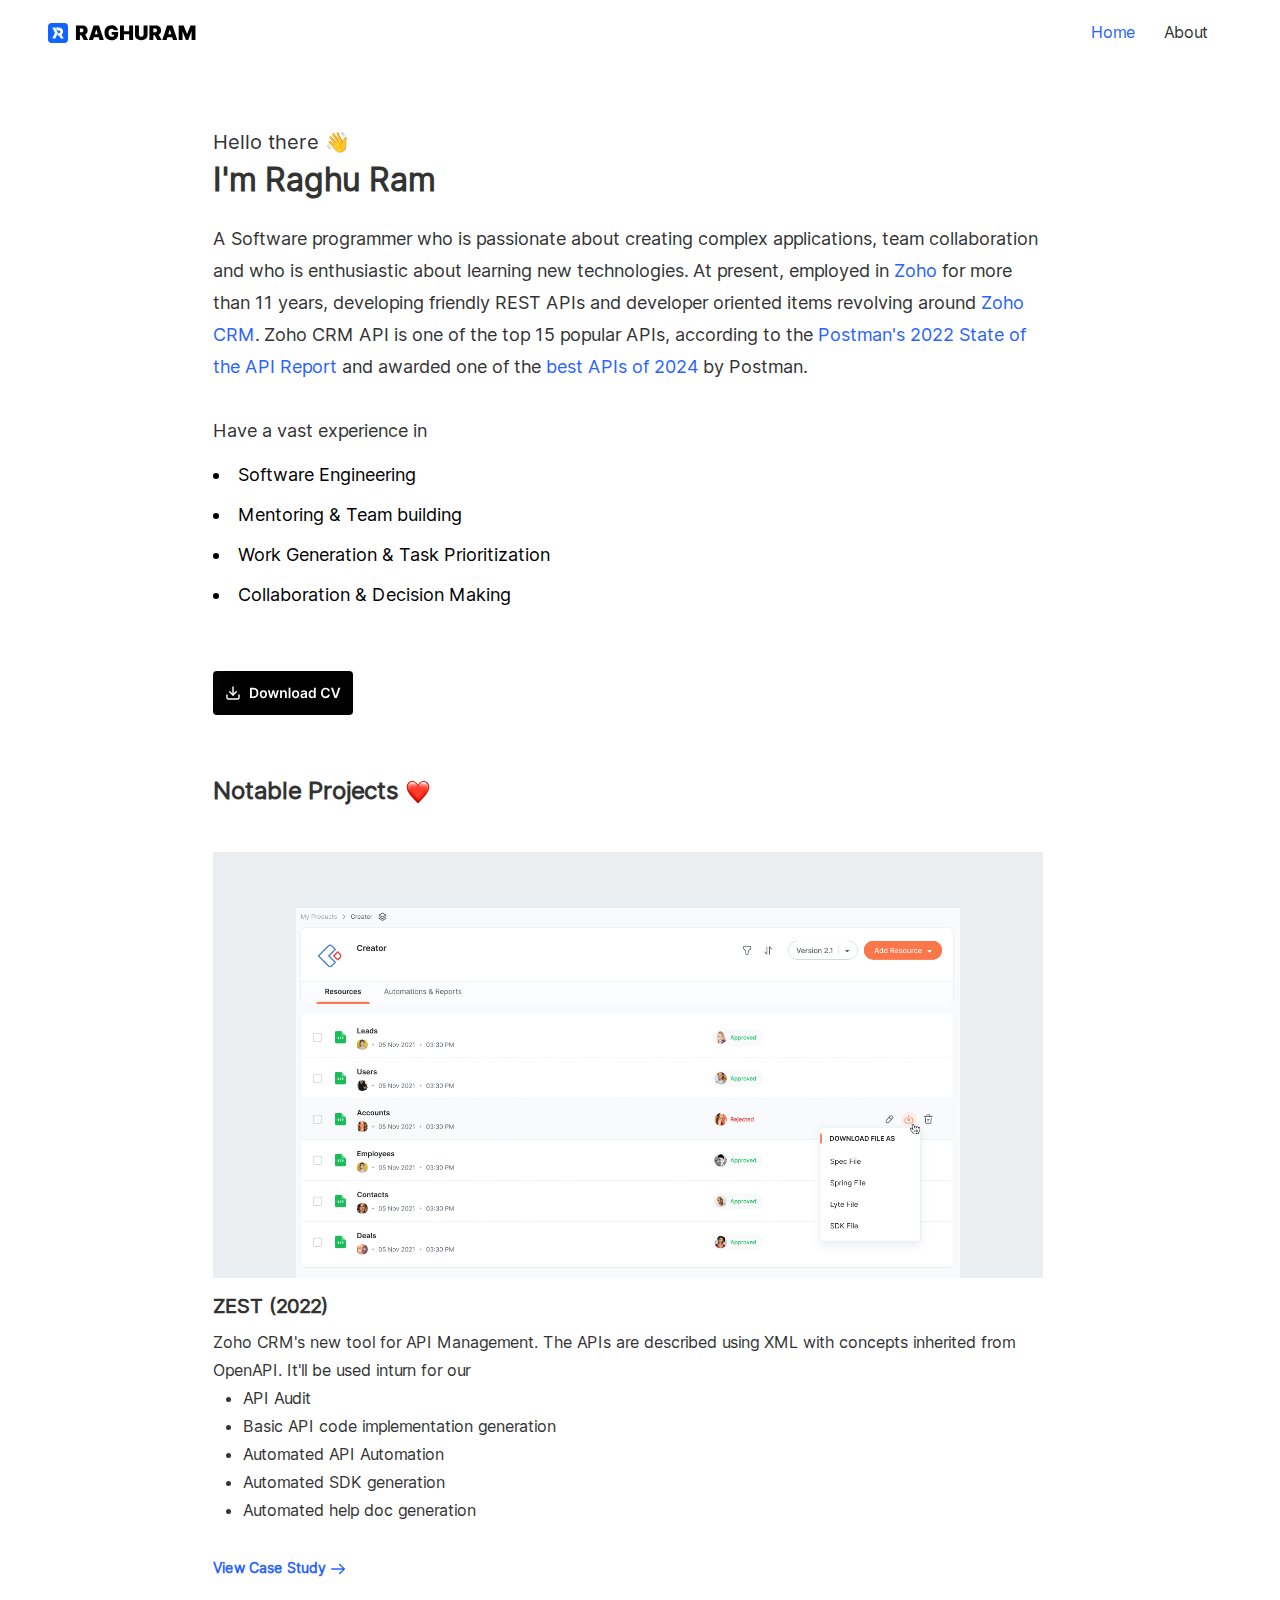
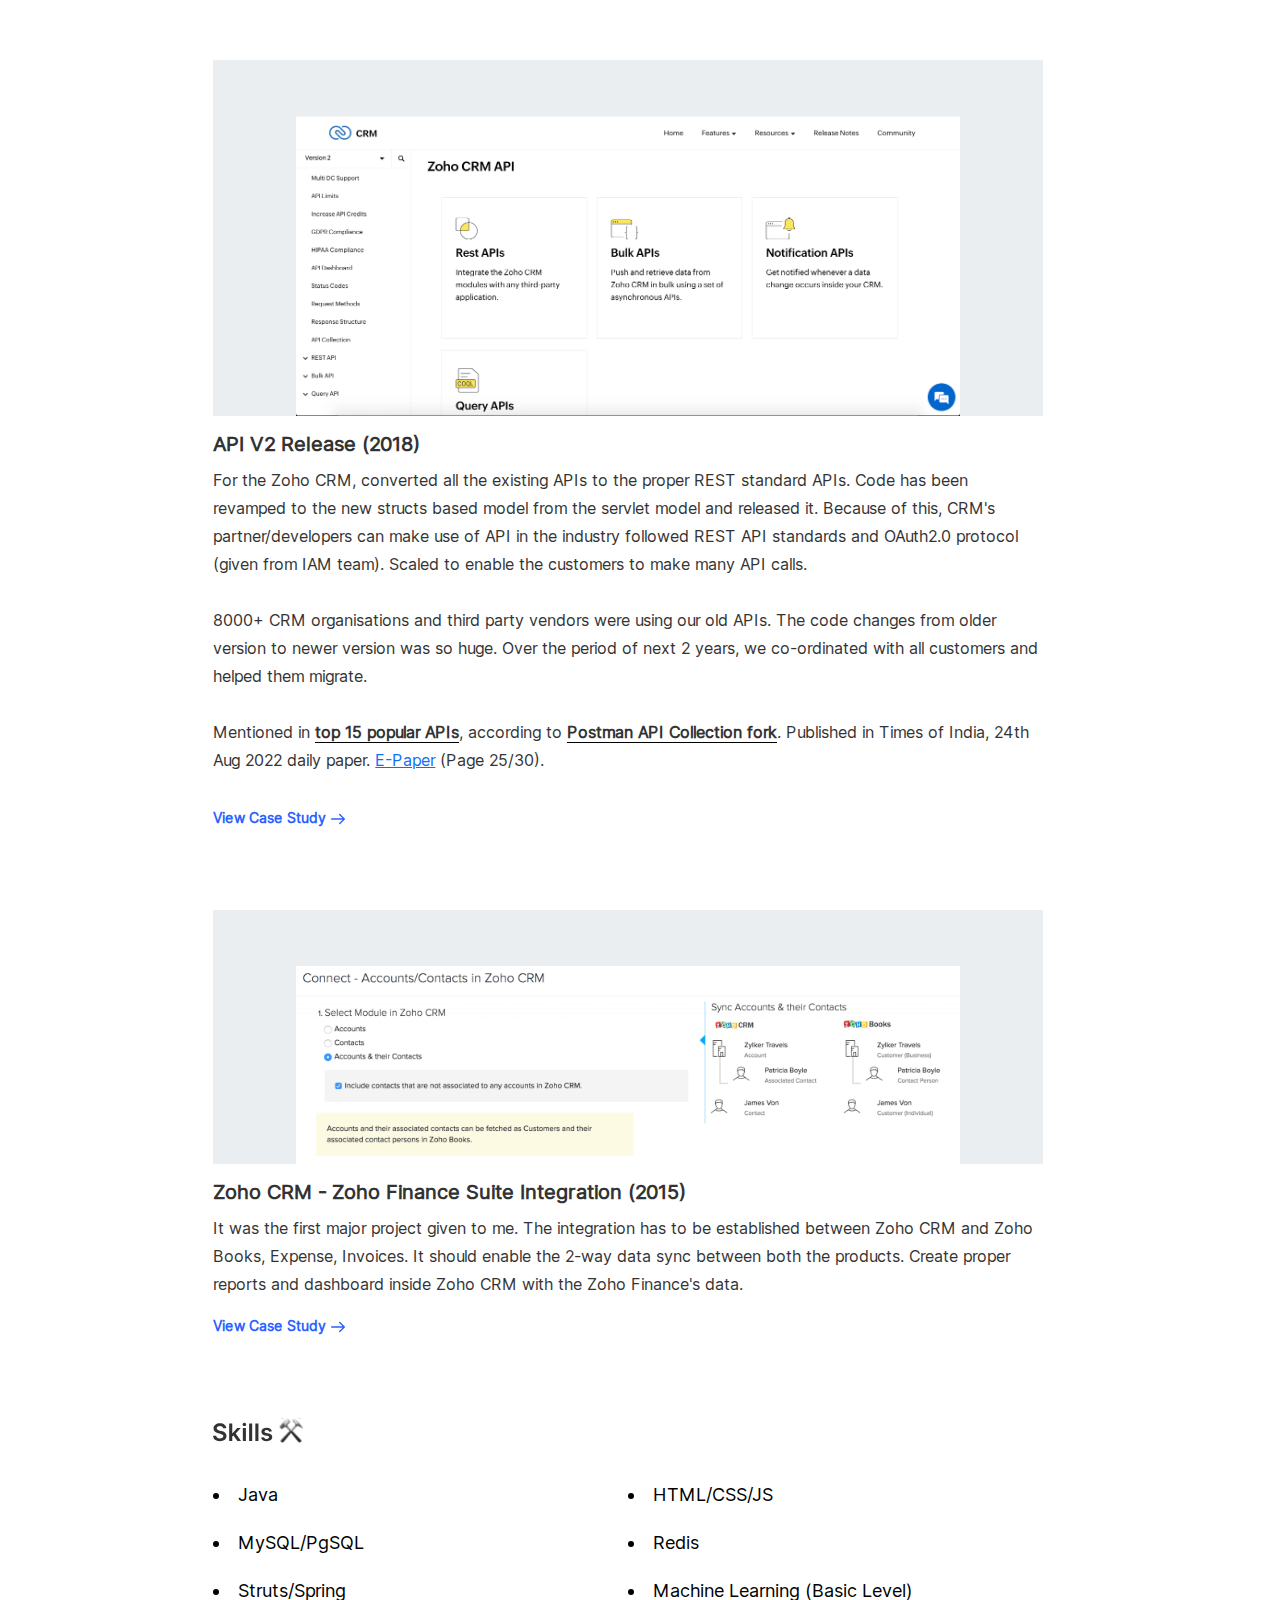
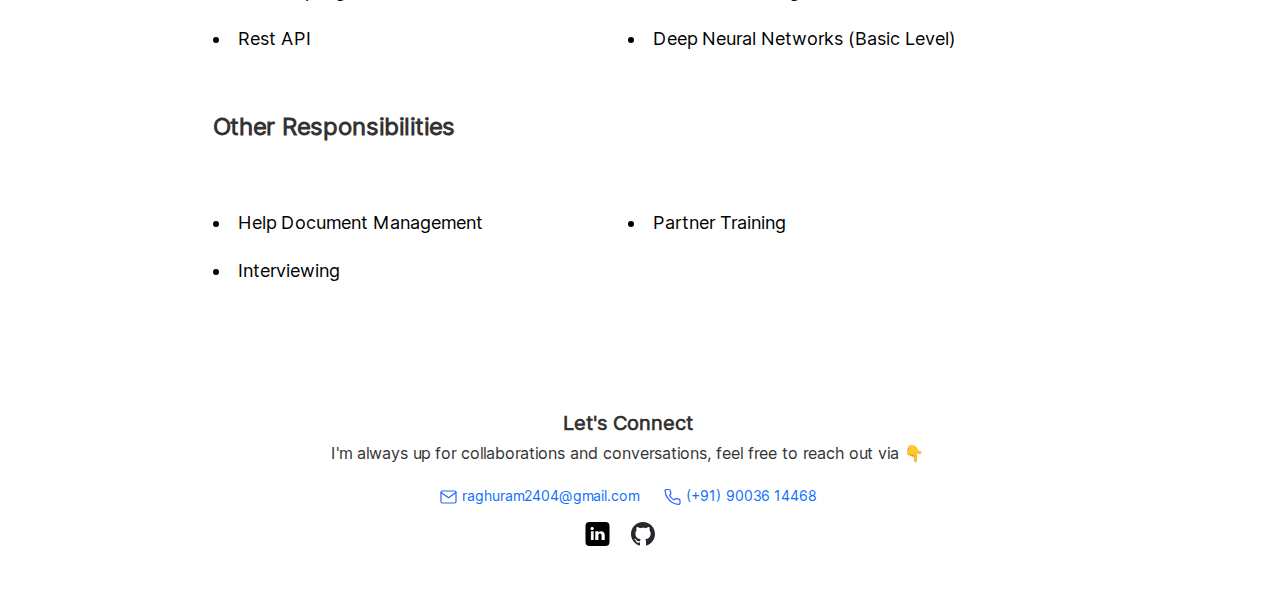
<file: index.html>
<html>
<head>
<meta charset=“UTF-8”>
<meta name="viewport" content="width=device-width, initial-scale=1.0">
<meta name="description" content="Experienced developer working in progress">
<meta name="keywords" content="Java, Machine Learning Engineer, Technical Lead">
<meta name="author" content="Raghu Ram">


<title>Raghu Ram - Home</title>
<link rel="icon" href="./favicon.ico" type="image/png">

<script src="https://cdnjs.cloudflare.com/ajax/libs/jquery/3.6.0/jquery.js"></script>
<script src="https://cdn.jsdelivr.net/npm/@popperjs/core@2.9.2/dist/umd/popper.min.js"></script>
<script src="https://cdn.jsdelivr.net/npm/bootstrap@5.0.1/dist/js/bootstrap.min.js" ></script>

<link href="https://cdn.jsdelivr.net/npm/bootstrap@5.0.1/dist/css/bootstrap.min.css" rel="stylesheet" />
<link rel="stylesheet" type="text/css" href="./style/style.css" />
<link rel="stylesheet" type="text/css" href="./style/timeline.css" />
<link rel="stylesheet" type="text/css" href="./style/m-style.css" />
<link rel="stylesheet" type="text/css" href="./style/loader.css" />

<script type="text/javascript" src="./js/app.js"></script>


</head>
<body onload="bodyLoad()" >
	<div id="loading_holder" class="loading_holder">
		<img  src='./svg/name.svg' />
		<br />
		<div class="loading-icon">
		    <div class="rect rect1"></div>
		    <div class="rect rect2"></div>
		    <div class="rect rect3"></div>
		</div>
	</div>
	<div class='body' style='display: none;'>
		<div class='container-flex pdnone'>
			<div class='row'>
				<div class='col-xl-2 col-lg-1 mobile-no-need'></div>
				<div class='col-xl-8 col-lg-10 col-12'>
					<div class="hello">Hello there &#x1F44B; <!--👋--></div>
					<div class='iamname'>I'm Raghu Ram</div>
					<div class='description'>A Software programmer who is passionate about creating complex applications, team collaboration and who is enthusiastic about learning new technologies. 
						At present, employed in <a href='https://www.zoho.com/'>Zoho</a> for more than 11 years, developing friendly REST APIs and developer oriented items revolving 
						around <a href='https://www.zoho.com/in/crm/'>Zoho CRM</a>. Zoho CRM API is one of the top 15 popular APIs, according to the <a href='https://www.postman.com/state-of-api/api-global-growth/#api-first-strategies'>Postman's 2022 State of the API Report</a> and awarded one of the <a href='https://www.postman.com/explore/postman-api-network-awards-2024'>best APIs of 2024</a> by Postman.
					<br><br />Have a vast experience in 
					<div class="container-flex experiences">
						<div class="row">
							<div class='col-sm-6 skillname'>Software Engineering</div>
							<div class='col-sm-6'>&nbsp;</div>
						</div>
						<div class="row">
							<div class='col-sm-6 skillname'>Mentoring & Team building</div>
							<div class='col-sm-6'>&nbsp;</div>
						</div>
						<div class="row skrow">
							<div class='col-sm-6 skillname'>Work Generation & Task Prioritization</div>
							<div class='col-sm-6'>&nbsp;</div>
						</div>
						<div class="row">
							<div class='col-sm-6 skillname'>Collaboration & Decision Making</div>
							<div class='col-sm-6'>&nbsp;</div>
						</div>
					</div>
					</div>
					<div class='downloadcv'>
						<a href='./RaghuRam-Resume.pdf' target="_blank"><button class='shinybtn'>
							<svg width="140" height="44" viewBox="0 0 140 44" fill="none" xmlns="http://www.w3.org/2000/svg">
								<rect width="140" height="44" rx="4" fill="#333333" />
								<path  id='downloadcvfill' d="M26 24V26.6667C26 27.0203 25.8595 27.3594 25.6095 27.6095C25.3594 27.8595 25.0203 28 24.6667 28H15.3333C14.9797 28 14.6406 27.8595 14.3905 27.6095C14.1405 27.3594 14 27.0203 14 26.6667V24" stroke="white" stroke-width="1.4" stroke-linecap="round" stroke-linejoin="round"/>
								<path d="M16.6666 20.6667L20 24L23.3333 20.6667" stroke="white" stroke-width="1.4" stroke-linecap="round" stroke-linejoin="round"/>
								<path d="M20 24V16" stroke="white" stroke-width="1.4" stroke-linecap="round" stroke-linejoin="round"/>
								<path d="M40.4545 27C43.5568 27 45.3963 25.081 45.3963 21.8991C45.3963 18.7273 43.5568 16.8182 40.5241 16.8182H37.0043V27H40.4545ZM38.8487 25.4041V18.4141H40.4197C42.4879 18.4141 43.5668 19.5675 43.5668 21.8991C43.5668 24.2408 42.4879 25.4041 40.3651 25.4041H38.8487ZM50.4002 27.1491C52.6374 27.1491 54.0593 25.5732 54.0593 23.2116C54.0593 20.8452 52.6374 19.2642 50.4002 19.2642C48.163 19.2642 46.7411 20.8452 46.7411 23.2116C46.7411 25.5732 48.163 27.1491 50.4002 27.1491ZM50.4102 25.7074C49.1722 25.7074 48.5657 24.6037 48.5657 23.2067C48.5657 21.8097 49.1722 20.6911 50.4102 20.6911C51.6282 20.6911 52.2347 21.8097 52.2347 23.2067C52.2347 24.6037 51.6282 25.7074 50.4102 25.7074ZM56.9577 27H58.837L60.2688 21.8395H60.3732L61.805 27H63.6793L65.842 19.3636H64.0025L62.68 24.7031H62.6055L61.2333 19.3636H59.4187L58.0465 24.733H57.9769L56.6346 19.3636H54.8001L56.9577 27ZM68.8983 22.5256C68.8983 21.4219 69.5645 20.7855 70.514 20.7855C71.4437 20.7855 72.0005 21.397 72.0005 22.4162V27H73.8002V22.1378C73.8052 20.3082 72.7612 19.2642 71.1852 19.2642C70.0417 19.2642 69.2562 19.8111 68.9082 20.6612H68.8187V19.3636H67.0985V27H68.8983V22.5256ZM77.4295 16.8182H75.6298V27H77.4295V16.8182ZM82.6112 27.1491C84.8484 27.1491 86.2702 25.5732 86.2702 23.2116C86.2702 20.8452 84.8484 19.2642 82.6112 19.2642C80.3739 19.2642 78.9521 20.8452 78.9521 23.2116C78.9521 25.5732 80.3739 27.1491 82.6112 27.1491ZM82.6211 25.7074C81.3832 25.7074 80.7766 24.6037 80.7766 23.2067C80.7766 21.8097 81.3832 20.6911 82.6211 20.6911C83.8391 20.6911 84.4457 21.8097 84.4457 23.2067C84.4457 24.6037 83.8391 25.7074 82.6211 25.7074ZM89.9952 27.1541C91.1934 27.1541 91.9093 26.5923 92.2374 25.951H92.2971V27H94.0272V21.8892C94.0272 19.8707 92.3816 19.2642 90.9249 19.2642C89.3191 19.2642 88.0861 19.9801 87.6884 21.3722L89.3688 21.6108C89.5478 21.0888 90.0549 20.6413 90.9348 20.6413C91.7701 20.6413 92.2275 21.0689 92.2275 21.8196V21.8494C92.2275 22.3665 91.6855 22.3913 90.3382 22.5355C88.8567 22.6946 87.4398 23.1371 87.4398 24.8572C87.4398 26.3587 88.5385 27.1541 89.9952 27.1541ZM90.4625 25.8317C89.7118 25.8317 89.1749 25.4886 89.1749 24.8274C89.1749 24.1364 89.7765 23.848 90.5819 23.7337C91.0542 23.669 91.9988 23.5497 92.2324 23.3608V24.2607C92.2324 25.1108 91.5463 25.8317 90.4625 25.8317ZM98.6706 27.1342C99.9831 27.1342 100.575 26.3537 100.858 25.7969H100.968V27H102.737V16.8182H100.933V20.6264H100.858C100.585 20.0746 100.023 19.2642 98.6756 19.2642C96.9107 19.2642 95.5236 20.6463 95.5236 23.1918C95.5236 25.7074 96.8709 27.1342 98.6706 27.1342ZM99.1728 25.6577C97.9846 25.6577 97.3581 24.6136 97.3581 23.1818C97.3581 21.7599 97.9746 20.7408 99.1728 20.7408C100.331 20.7408 100.968 21.7003 100.968 23.1818C100.968 24.6634 100.321 25.6577 99.1728 25.6577ZM116.923 20.2536C116.609 17.9915 114.869 16.679 112.612 16.679C109.952 16.679 107.949 18.6179 107.949 21.9091C107.949 25.1953 109.928 27.1392 112.612 27.1392C115.033 27.1392 116.639 25.5732 116.923 23.6293L115.063 23.6193C114.83 24.8125 113.855 25.4837 112.637 25.4837C110.987 25.4837 109.803 24.2457 109.803 21.9091C109.803 19.6122 110.977 18.3345 112.642 18.3345C113.88 18.3345 114.849 19.0355 115.063 20.2536H116.923ZM119.974 16.8182H117.95L121.535 27H123.812L127.401 16.8182H125.373L122.728 24.8324H122.624L119.974 16.8182Z" fill="white"/>
								</svg>
						</button></a>
						
						<!--img class='svg-change' data-hover='./svg/downloadcv1.svg' src='./svg/downloadcv0.svg' /-->
					</div>
					
					<!--div class="tline bottom-border">
						<div class='tlineheading'>Work Timeline <img src='./images/timeline.png' /></div>
						<div class="timeline">
							<div class="tcontainer left">
							<div class="content">
								<h2>Feb 2014</h2>
								<p>
									Joined Zoho CRM as Member Technical Staff.
									<br /><br />
									Developed basic REST API functionalities.
									Created SDK libraries for APIs in different languages (PHP, Python, Ruby, Java). Played a key role in the release of CRM Plus.
									<br/><br/> <i>Self Work Contribution </i></p>
							</div>
							</div>
							<div class="tcontainer right">
							<div class="content">
								<h2>May 2015</h2>
								<p>In addition to developing APIs, handled the integration between Zoho Analytics & Zoho CRM. Released a full 
									revamped version of integration between Zoho Books and Zoho CRM with new Dashboard, Charts and Reports
									<br/><br/><i>Self Work Contribution</i></p>
							</div>
							</div>
							<div class="tcontainer left">
							<div class="content">
								<h2>2016, 2017</h2>
								<p>Responsibilities : API Development, SDKs, API Automation. <br /><br />We started new version of API development for Zoho CRM based on the 
									REST Standards and developed faster API Automation from groundup. Proper SDK development team has been started, so that in each
									language we'll release SDKs with industry standards. Released those APIs for internal team's integration purposes. 
									<br /><br />It is the transition period for my entire team.
									<br/><br/> <i>Work Contribution of 8 people</i></p>
							</div>
							</div>
							<div class="tcontainer right">
							<div class="content">
								<h2>Mar 2018</h2>
								<p>Released the new version V2 of APIs, SDKs for Zoho CRM with a bang. 8000+ CRM organisations and third party vendors were using our old APIs, the changes
									from older version to newer version is so huge. Over the period of next 2 years, we co-ordinated with all customers and helped them migrate.
									<br/><br/><i>Work Contribution of 17 people</i></p>
							</div>
							</div>
							<div class="tcontainer left">
							<div class="content">
								<h2>March 2021</h2>
								<p>Released the new version of APIs v2.1
									<br/><br/><i>Work Contribution of 21 people</i></p>
							</div>
							</div>
							<div class="tcontainer right">
							<div class="content">
								<h2>March 2022</h2>
								<p>Released the new version of APIs v3. Developed API version release framework for easier future releases. Now serving over 12,000+ CRM organizations with more than
									5000+ applications.
									<br/><br/><i>Work Contribution of 27 people</i></p>
							</div>
							</div>
							<div class="tcontainer left">
							<div class="content">
								<h2>June 2022</h2>
								<p>Released the API Management tool using our new API Specification format derived from OpenAPI format. We use it to generate
									our automated automation, SDKs for more than 8 programming languages.
									<br/><br/><i>Work Contribution of 8 people. Total Current Team Size : 32</i></p>
							</div>
							</div>
						</div>
					</div-->
					<div class='selectedprojects'>Notable Projects <img src='./images/heart emoji.png' />  <!--❤️--></div>
					<div class='projects '>
						<div class='project_i2'>
							<div class='pimg'>
								<div class='imgcontainer lzload'>
									<a href="./casestudy2.html"><img alt='' class='img-fluid' src-ll='./images/casestudy2.png' /></a>
								</div>
							</div>
							<div class='pheading'>ZEST (2022)</div>

							<div class='pdesc'>Zoho CRM's new tool for API Management. The APIs are described using XML with concepts inherited from OpenAPI. It'll be used inturn for our <br/>
								<ul style='padding-left:30px; text-align: left;'>
									<li>API Audit</li>
									<li>Basic API code implementation generation</li>
									<li>Automated API Automation</li>
									<li>Automated SDK generation</li>
									<li>Automated help doc generation</li>
								</ul>
							</div>

							<a class='casehref' href='./casestudy2.html'>
								<div class='viewcasestudy'>
									<div>View Case Study </div>
									<div class='arrow'><img src='./svg/rightarrow.svg' /></div>
								</div>
							</a>
						</div>
						<div class='project_i2'>
							<div class='pimg'>
								<div class='imgcontainer lzload'>
									<a href="./casestudy1.html"><img alt='' class='img-fluid' src-ll='./images/1.png' /></a>
								</div>
							</div>
							<div class='pheading'>API V2 Release (2018)</div>
							<div class='pdesc'>For the Zoho CRM, converted all the existing APIs to the proper REST standard APIs. Code has been revamped to the new structs based model 
								from the servlet model and released it. 
								Because of this, CRM's partner/developers can make use of API in the industry followed REST API standards and OAuth2.0 protocol (given from IAM team). 
								Scaled to enable the customers to make many API calls. <br><br>
								8000+ CRM organisations and third party vendors were using our old APIs. The code changes from older version to newer version was so huge. 
								Over the period of next 2 years, we co-ordinated with all customers and helped them migrate.
								<br><br>
								<p>Mentioned in <b class="underline">top 15 popular APIs</b>, according to <b class="underline">Postman API Collection fork</b>. Published in Times of India, 24th Aug 2022 daily paper.
									<a href='https://vk.com/doc562341376_645385211?hash=6L53zqE1YyqjgSHlFZCLaA3ncgQs3II6l7ZLc7uhi0D&dl=hUqSz1VQsJPfSZd4VxL4r7qabMUGEpFBehz16trUKlc'>E-Paper</a> (Page 25/30). 
								</p>
							</div>
							<a class='casehref' href='./casestudy1.html'>
								<div class='viewcasestudy'>
									<div>View Case Study </div>
									<div class='arrow'><img src='./svg/rightarrow.svg' /></div>
								</div>
							</a>
						</div>
						<div class='project_i' style="display:none"> <!-- old design -->
							<div class='pheading'>API Spec</div>
							<div class='pdesc'>Internal specification similar to Open API 3.0 . It'll be used inturn for our <br/><br/>
								<ul style='padding-left:30%; text-align: left;'><li>API Audit tool</li><li>Basic API code implementation generation</li><li>Automated API Automation</li><li>Automated SDK generation</li><li>Automated help doc generation</li></ul></div>
							<div class='pimg'><div class='imgcontainer'></div></div>
						</div>
						<div class='project_i2 '>
							<div class='pimg'>
								<div class='imgcontainer lzload'>
									<a href='./casestudy3.html'><img alt='' class='img-fluid' src-ll='./images/books_crm.png' /></a>
								</div>
							</div>
							<div class='pheading'>Zoho CRM - Zoho Finance Suite Integration (2015)</div>
							<div class='pdesc'>It was the first major project given to me. The integration has to be established between Zoho CRM and Zoho Books, Expense, Invoices. 
								It should enable the 2-way data sync between both the products. Create proper reports and dashboard inside Zoho CRM with the Zoho Finance's data.
							</div>
							<a class='casehref' href='./casestudy3.html'>
								<div class='viewcasestudy'>
									<div>View Case Study </div>
									<div class='arrow'><img src='./svg/rightarrow.svg' /></div>
								</div>
							</a>
						</div>
						<div class='project_i2 bottom-border' style="display: none;">
							<div class='pheading'><s>Customer code in single transaction</s></div>
							<div class='pdesc'>Executing the customer's own code in a docker container. It enables the customers to achieve their custom business usecase in a single transaction, which is not possible via normal APIs. But it was dropped due to restrictions of the database transaction hold and thread holding. Instead, we went forward to the simple usecase of executing multiple APIs in single transaction.</div>

							<a class='casehref' href=''>
								<div class='viewcasestudy'>
									<div>View Case Study </div>
									<div class='arrow'><img src='./svg/rightarrow.svg' /></div>
								</div>
							</a>
						</div>
					</div>
					<div class="skills">
						<svg width="91" height="25" viewBox="0 0 91 25" fill="none" xmlns="http://www.w3.org/2000/svg" xmlns:xlink="http://www.w3.org/1999/xlink">
							<path d="M10.2074 10.3438H13.25C13.1903 7.39489 10.6761 5.30682 6.96023 5.30682C3.29545 5.30682 0.542614 7.36932 0.551136 10.4545C0.551136 12.9602 2.33239 14.4006 5.20455 15.142L7.19034 15.6534C9.07386 16.1307 10.3182 16.7188 10.3267 18.0739C10.3182 19.5653 8.90341 20.5625 6.84091 20.5625C4.86364 20.5625 3.32955 19.6761 3.2017 17.8438H0.0909091C0.21875 21.3125 2.80114 23.2642 6.86648 23.2642C11.0511 23.2642 13.4801 21.1761 13.4886 18.0994C13.4801 15.0739 10.983 13.6932 8.35795 13.071L6.72159 12.6619C5.28977 12.321 3.73864 11.7159 3.75568 10.2585C3.7642 8.94602 4.94034 7.98295 6.91761 7.98295C8.80114 7.98295 10.0455 8.86079 10.2074 10.3438ZM16.1712 23H19.2564V18.6023L20.3814 17.4006L24.3871 23H28.0774L22.7081 15.5597L27.7791 9.90909H24.174L19.4695 15.1676H19.2564V5.54545H16.1712V23ZM29.8352 23H32.9205V9.90909H29.8352V23ZM31.3864 8.05114C32.3665 8.05114 33.1676 7.30114 33.1676 6.38068C33.1676 5.4517 32.3665 4.7017 31.3864 4.7017C30.3977 4.7017 29.5966 5.4517 29.5966 6.38068C29.5966 7.30114 30.3977 8.05114 31.3864 8.05114ZM39.1783 5.54545H36.093V23H39.1783V5.54545ZM45.4361 5.54545H42.3509V23H45.4361V5.54545ZM58.9553 13.3693C58.5291 11.1534 56.7564 9.73864 53.6882 9.73864C50.5348 9.73864 48.3871 11.2898 48.3956 13.7102C48.3871 15.6193 49.5632 16.8807 52.0774 17.4006L54.3104 17.8693C55.5121 18.1335 56.0746 18.6193 56.0746 19.3608C56.0746 20.2557 55.103 20.929 53.6371 20.929C52.2223 20.929 51.3018 20.3153 51.0376 19.1392L48.0291 19.429C48.4126 21.8324 50.4325 23.2557 53.6456 23.2557C56.9183 23.2557 59.228 21.5597 59.2365 19.0795C59.228 17.2131 58.0263 16.071 55.5547 15.5341L53.3217 15.0568C51.9922 14.7585 51.4638 14.2983 51.4723 13.5398C51.4638 12.6534 52.4439 12.0398 53.7308 12.0398C55.1541 12.0398 55.9041 12.8153 56.1428 13.6761L58.9553 13.3693Z" fill="#333333"/>
							<path d="M66.1484 24.68H90.1484V0.68H66.1484V24.68Z" fill="url(#pattern0)"/>
							<defs>
							<pattern id="pattern0" patternContentUnits="objectBoundingBox" width="1" height="1">
							<use xlink:href="#image0" transform="scale(0.015625)"/>
							</pattern>
							<image id="image0" width="64" height="64" xlink:href="[data-uri]"/>
							</defs>
							</svg>

						<div class='skillset'>
							<div class="container-flex">
								<div class="row">
									<div class='col-sm-6 skillname'>Java</div>
									<div class='col-sm-6 skillname'>HTML/CSS/JS</div>
								</div>
								<div class="row">
									<div class='col-sm-6 skillname'>MySQL/PgSQL</div>
									<div class='col-sm-6 skillname'>Redis</div>
								</div>
								<div class="row skrow">
									<div class='col-sm-6 skillname'>Struts/Spring</div>
									<div class='col-sm-6 skillname'>Machine Learning (Basic Level)</div>
								</div>
								<div class="row skrow">
									<div class='col-sm-6 skillname'>Rest API</div>
									<div class='col-sm-6 skillname'>Deep Neural Networks (Basic Level)</div>
								</div>
							</div>
						</div>
					</div>

					<div class="tline">
						<div class='tlineheading'>Other Responsibilities</div>
						<div class='skillset'>
							<div class="container-flex">
								<div class="row">
									<div class='col-sm-6 skillname'>Help Document Management</div>
									<div class='col-sm-6 skillname'>Partner Training</div>
								</div>
								<div class="row skrow">
									<div class='col-sm-6 skillname'>Interviewing</div>
									<div class='col-sm-6'></div>
								</div>
							</div>
						</div>

					</div>
					<div class='footer'>
					</div>
				</div>
				<div class='col-xl-2 col-lg-1 mobile-no-need'></div>
			</div>
		</div>
	</div>
	<script type="text/javascript" id="zsiqchat">var $zoho=$zoho || {};$zoho.salesiq = $zoho.salesiq || {widgetcode: "b64b42c88641f2b9b5849cb006dcc88fbbb6a608d720cb0ac6f88e05729dc6b6f7a59386ebaacf017ab929efb3af0248", values:{},ready:function(){}};var d=document;s=d.createElement("script");s.type="text/javascript";s.id="zsiqscript";s.defer=true;s.src="https://salesiq.zoho.com/widget";t=d.getElementsByTagName("script")[0];t.parentNode.insertBefore(s,t);</script>
</body>
</html>
</file>
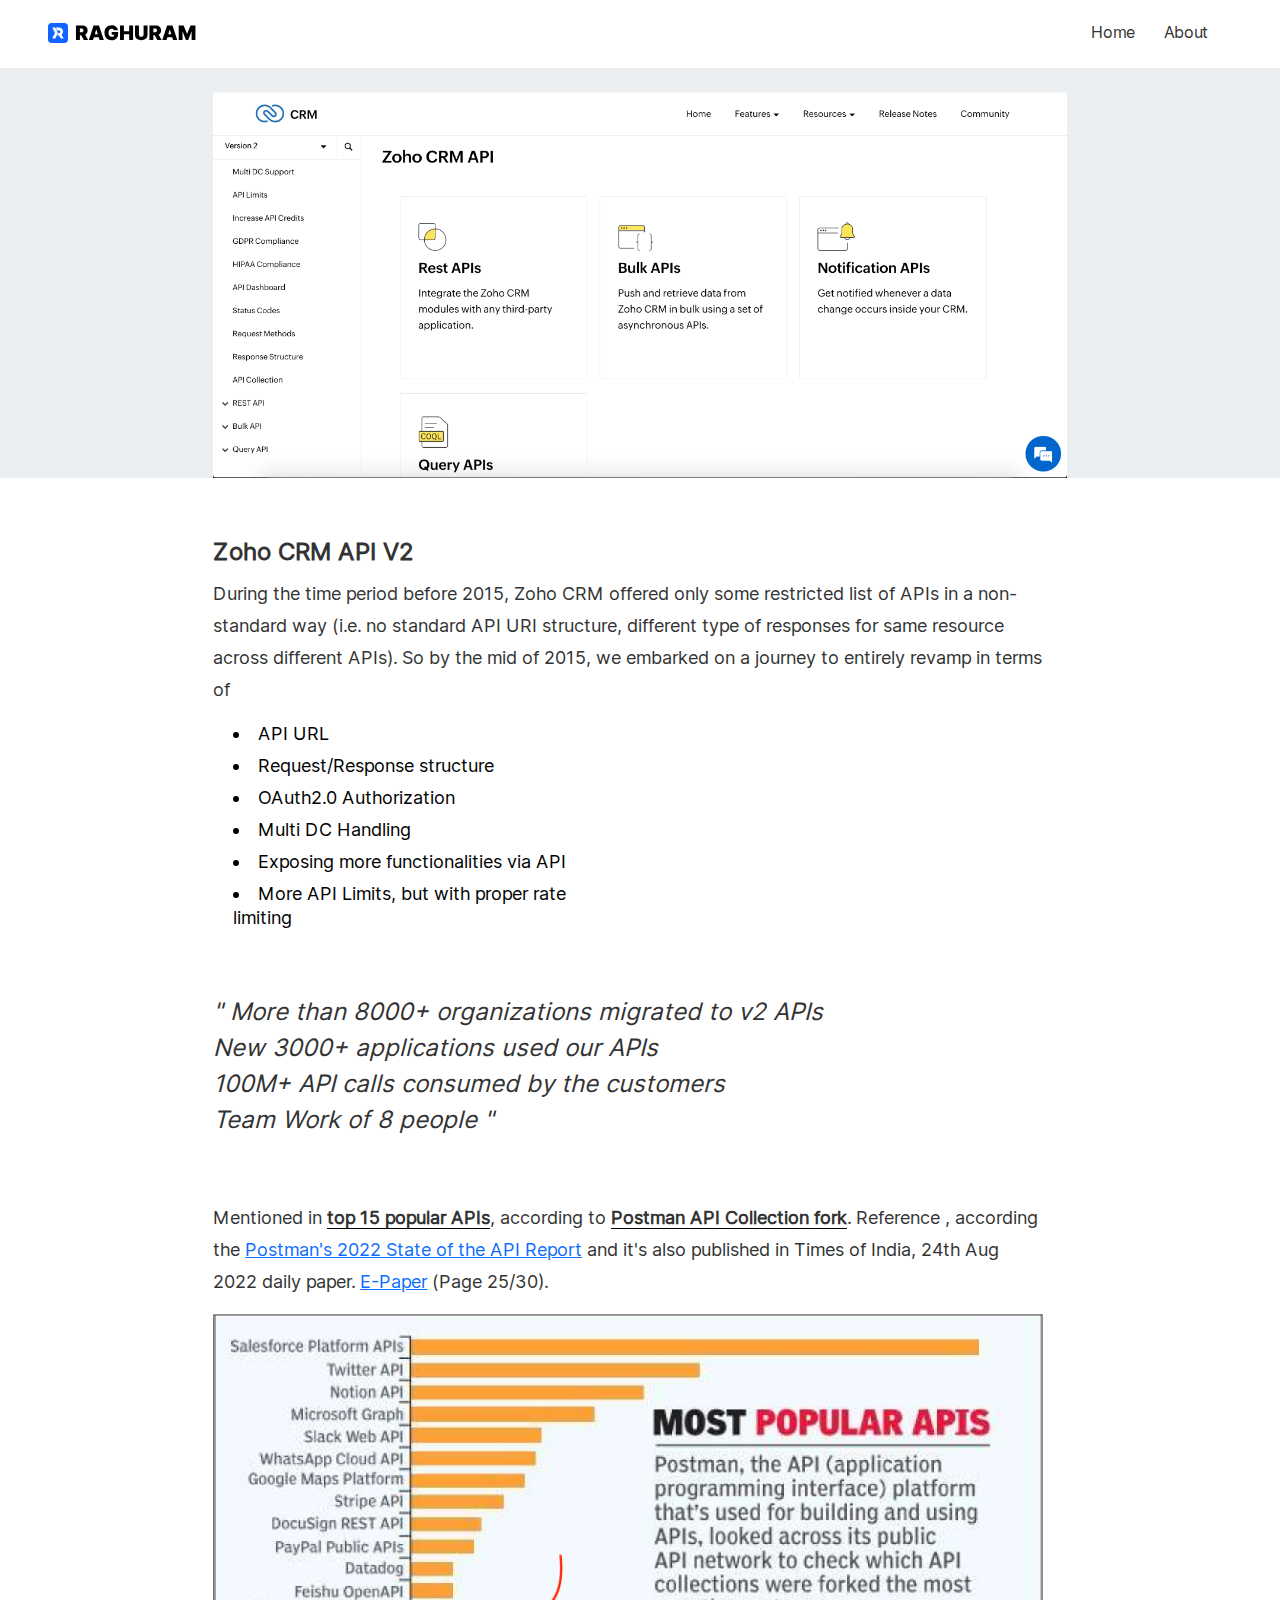
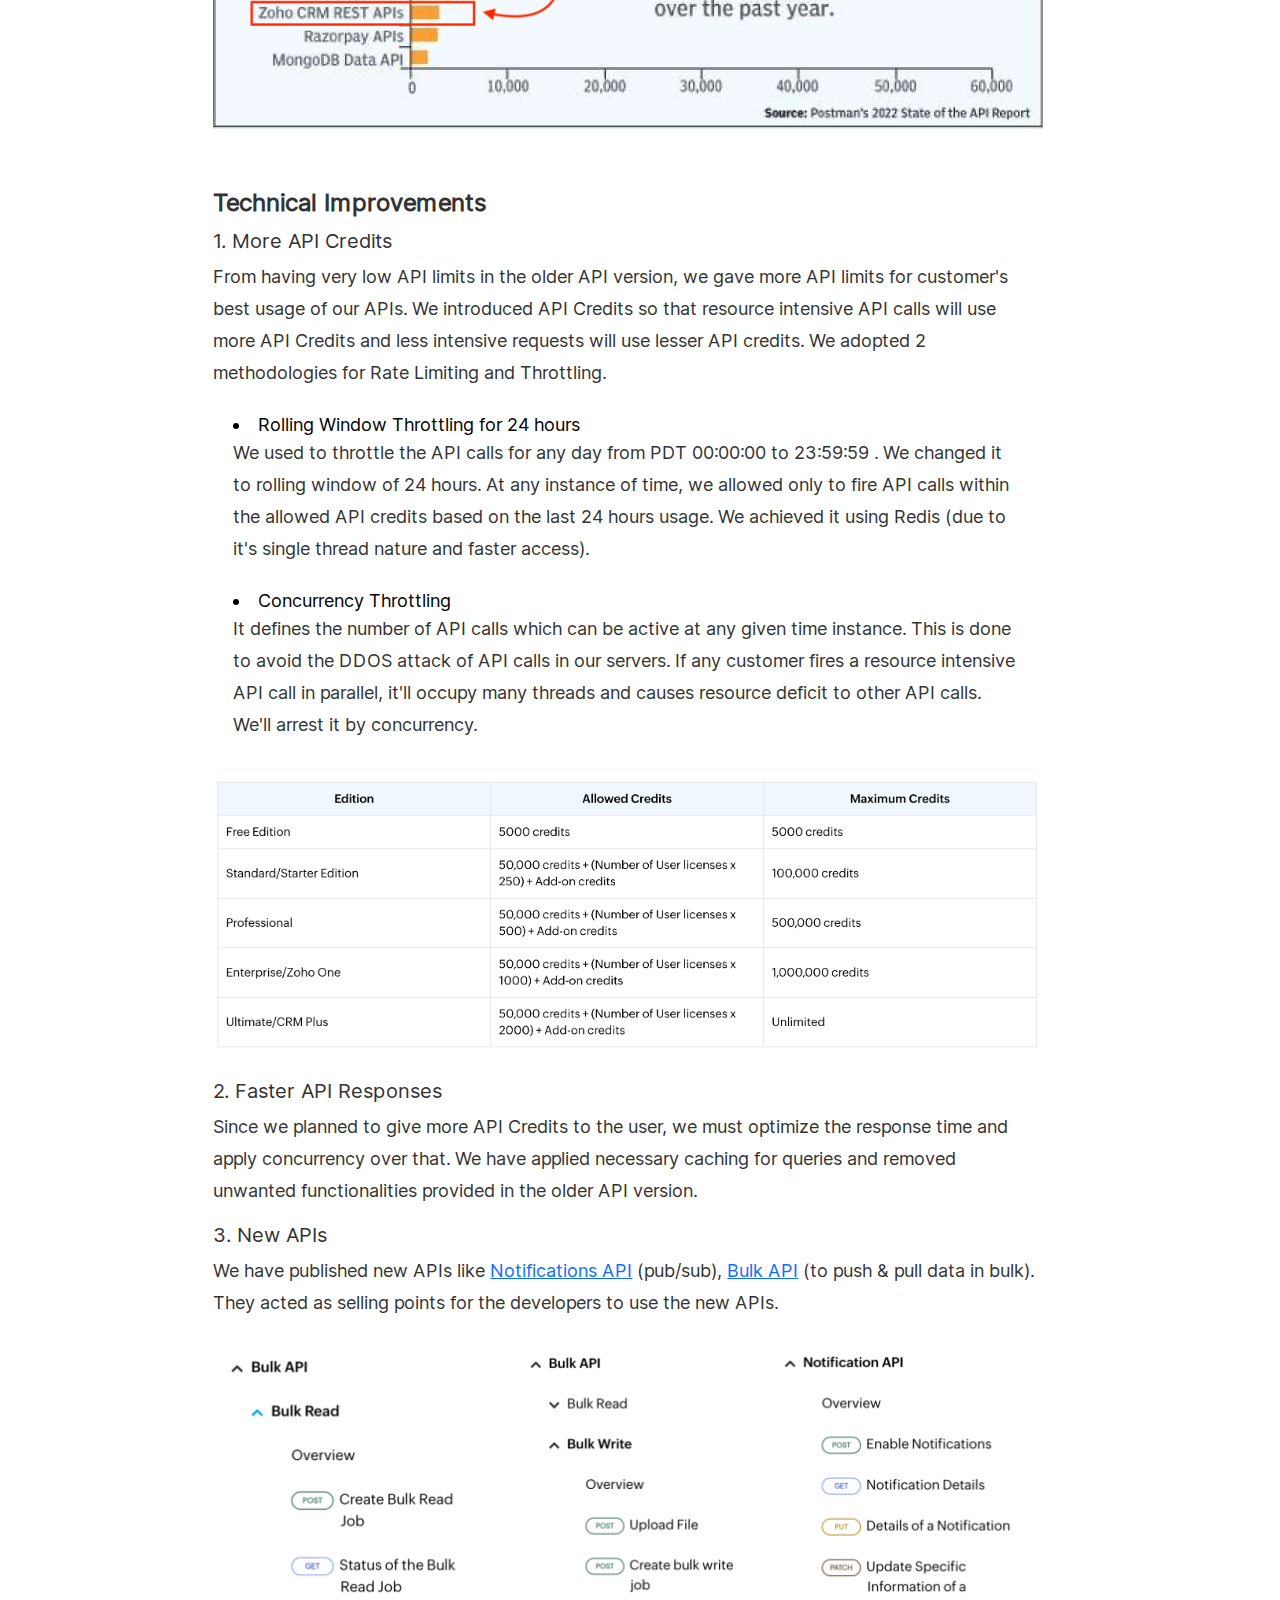
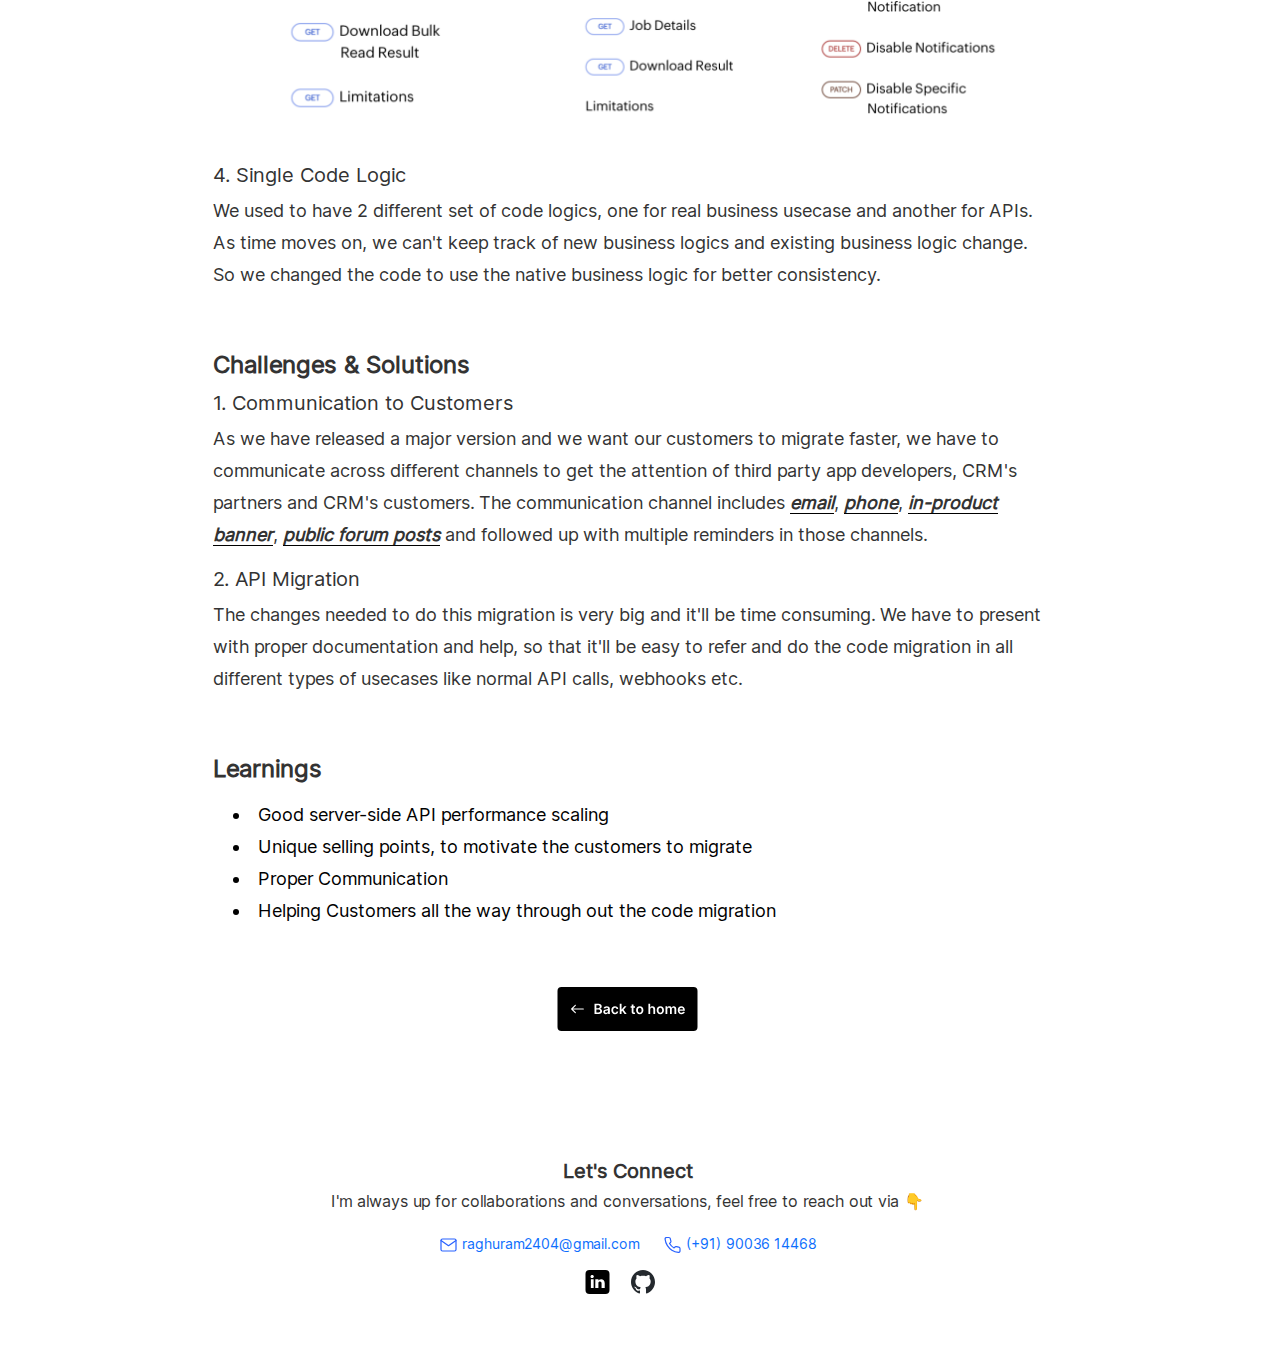
<file: casestudy1 copy.html>
<html>
<head>
<meta charset=“UTF-8”>
<meta name="viewport" content="width=device-width, initial-scale=1.0">
<meta name="description" content="Experienced developer working in progress">
<meta name="keywords" content="Java, Machine Learning Engineer, Technical Lead">
<meta name="author" content="Raghu Ram">


<title>Raghu Ram - CRM V2 Release</title>
<link rel="icon" href="./favicon.ico" type="image/png">

<script src="https://cdnjs.cloudflare.com/ajax/libs/jquery/3.6.0/jquery.js"></script>
<script src="https://cdn.jsdelivr.net/npm/@popperjs/core@2.9.2/dist/umd/popper.min.js"></script>
<script src="https://cdn.jsdelivr.net/npm/bootstrap@5.0.1/dist/js/bootstrap.min.js" ></script>

<link href="https://cdn.jsdelivr.net/npm/bootstrap@5.0.1/dist/css/bootstrap.min.css" rel="stylesheet" />
<link rel="stylesheet" type="text/css" href="./style/style.css" />
<link rel="stylesheet" type="text/css" href="./style/m-style.css" />
<link rel="stylesheet" type="text/css" href="./style/loader.css" />

<script type="text/javascript" src="./js/app.js"></script>


</head>
<body onload="bodyLoad()" >
	<div id="loading_holder" class="loading_holder">
		<img  src='./svg/name.svg' />
		<br />
		<!--http://jsfiddle.net/z84yd0to/2/-->
		<div class="loading-icon">
		    <div class="rect rect1"></div>
		    <div class="rect rect2"></div>
		    <div class="rect rect3"></div>
		</div>
	</div>
	<div class='body' style='display: none;'>
		<div class='container-flex casestudy-main-cont'>
				<div class='csimgcontainer lzload'>
					<img alt='' class='img-fluid' loading="lazy" src-ll='./images/1.png'>
				</div>
		</div>
		

		<div class='container-flex pdnone'>
			<div class='row'>
				<div class='col-xl-2 col-lg-1 mobile-no-need'></div>
				<div class='col-xl-8 col-lg-10 col-12'>
					
					<div class='content-sec'>
						<div class="content-heading">Zoho CRM API V2</div>
							<div class="content-para">
								During the time period before 2015, Zoho CRM offered only some restricted list of APIs in a non-standard way (i.e. no standard API URI structure, different type of responses for same resource across different APIs). 
								So by the mid of 2015, we embarked on a journey to entirely revamp in terms of 
										
								<div class='list'>
									<div class="container-flex">
										<div class="row">
											<div class='col-sm-6 listitem'>API URL</div>
											<div class='col-sm-6'>&nbsp;</div>
										</div>
										<div class="row">
											<div class='col-sm-6 listitem'>Request/Response structure</div>
											<div class='col-sm-6'>&nbsp;</div>
										</div>
										<div class="row">
											<div class='col-sm-6 listitem'>OAuth2.0 Authorization</div>
											<div class='col-sm-6'>&nbsp;</div>
										</div>
										<div class="row">
											<div class='col-sm-6 listitem'>Multi DC Handling</div>
											<div class='col-sm-6'>&nbsp;</div>
										</div>
										<div class="row">
											<div class='col-sm-6 listitem'>Exposing more functionalities via API</div>
											<div class='col-sm-6'>&nbsp;</div>
										</div>
										<div class="row">
											<div class='col-sm-6 listitem'>More API Limits, but with proper rate limiting</div>
											<div class='col-sm-6'>&nbsp;</div>
										</div>
									</div>
								</div>
							</div>
						<!--div class="content-img lzload">
							<img alt='' src-ll="./images/placeholder.png" loading="lazy" class='img-fluid'>
						</div-->
					</div>
					<div class='content-sec'>
						<div class="main-highlight">
							" More than 8000+ organizations migrated to v2 APIs <br/>
							New 3000+ applications used our APIs <br/>
							100M+ API calls consumed by the customers <br/>
							Team Work of 8 people "<br/>
						</div>
					</div>
					<div class="content-sec">

						<div class="content-para">
							<p>Mentioned in <b class="underline">top 15 popular APIs</b>, according to <b class="underline">Postman API Collection fork</b>. Reference , according the <a href='https://www.postman.com/state-of-api/api-global-growth/#api-first-strategies'>Postman's 2022 State of the API Report</a> and it's also published in Times of India, 24th Aug 2022 daily paper.
								<a href='https://vk.com/doc562341376_645385211?hash=6L53zqE1YyqjgSHlFZCLaA3ncgQs3II6l7ZLc7uhi0D&dl=hUqSz1VQsJPfSZd4VxL4r7qabMUGEpFBehz16trUKlc'>E-Paper</a> (Page 25/30). 
							</p>
							<div class="content-img lzload">
								<img alt='' src-ll="./images/PopularAPIs.png" loading="lazy" class='img-fluid'>
							</div>
						</div>
					</div>
					<div class='content-sec'>
						<div class="content-heading">Technical Improvements</div>
						<div class="content-para">
							<h5>1. More API Credits</h5>
							<p>
								From having very low API limits in the older API version, we gave more API limits for customer's best usage of our APIs. We introduced API Credits so that resource intensive API calls will use
								more API Credits and less intensive requests will use lesser API credits.

								We adopted 2 methodologies for Rate Limiting and Throttling.
								<div class='list'>
									<div class="container-flex">
										<div class="row">
											<div class='col-sm-6 listitem'>Rolling Window Throttling for 24 hours
											</div>
											<div class='col-sm-6'>&nbsp;</div>
										</div>
										<p>We used to throttle the API calls for any day from PDT 00:00:00 to 23:59:59 . We changed it to  
											rolling window of 24 hours. At any instance of time, we allowed only to fire API calls within the allowed API credits based on the last 24 hours usage. We achieved it using Redis (due to it's single thread nature
											and faster access).</p>
										<div class="row">
											<div class='col-sm-6 listitem'>Concurrency Throttling</div>
											<div class='col-sm-6'>&nbsp;</div>
										</div>
										<p>It defines the number of API calls which can be active at any given time instance. This is done to avoid the DDOS attack of API calls in our
											servers. If any customer fires a resource intensive API call in parallel, it'll occupy many threads and causes resource deficit to other API calls.
											We'll arrest it by concurrency.
										</p>
									</div>
								</div>
							</p>
							<div class="content-img lzload">
								<img alt='' src-ll="./images/API Limits.png" loading="lazy" class='img-fluid'>
							</div>
						</div>
						<div class="content-para">
							<h5>2. Faster API Responses</h5>
							<p> Since we planned to give more API Credits to the user, we must optimize the response time and apply concurrency over that. We have applied necessary caching for queries and removed unwanted functionalities provided in
								the older API version.
							</p>
						</div>
						<div class="content-para">
							<h5>3. New APIs</h5>
							<p>We have published new APIs like <a href="https://www.zoho.com/crm/developer/docs/api/v2/notifications/overview.html">Notifications API</a> (pub/sub), 
								<a href='https://www.zoho.com/crm/developer/docs/api/v2/bulk-read/overview.html'>Bulk API</a> (to push & pull data in bulk). 
								They acted as selling points for the developers to use the new APIs.
							</p>
							<div class="content-img lzload">
								<img alt='' src-ll="./images/bulk_notification.png" loading="lazy" class='img-fluid'>
							</div>
						</div>
						<div class="content-para">
							<h5>4. Single Code Logic</h5>
							<p>We used to have 2 different set of code logics, one for real business usecase and another for APIs. As time moves on, we can't keep track of 
								new business logics and existing business logic change. So we changed the code to use the native business logic for better consistency.
							</p>
						</div>
					</div>
					<div class='content-sec'>
						<div class="content-heading">Challenges & Solutions</div>
							<div class="content-para">
								<h5>1. Communication to Customers</h5>
								<p>
									As we have released a major version and we want our customers to migrate faster, we have to communicate across different channels to get the attention of third party app developers, CRM's partners and CRM's customers. 
									The communication channel includes <hc>email</hc>, <hc>phone</hc>, <hc>in-product banner</hc>, <hc>public forum posts</hc> and followed up with multiple reminders in those channels.
								</p>
								<h5>2. API Migration</h5>
								<p>
									The changes needed to do this migration is very big and it'll be time consuming. We have to present with proper documentation and help, so that it'll be
									easy to refer and do the code migration in all different types of usecases like normal API calls, webhooks etc.
								</p>

							</div>
					</div>
					<div class='content-sec'>
						<div class="content-heading">Learnings</div>
							<div class="content-para">
								<div class='list'>
									<div class="container-flex">
										<div class="row">
											<div class='col-sm-10 listitem'>Good server-side API performance scaling</div>
											<div class='col-sm-2'>&nbsp;</div>
										</div>
										<div class="row">
											<div class='col-sm-10 listitem'>Unique selling points, to motivate the customers to migrate</div>
											<div class='col-sm-2'>&nbsp;</div>
										</div>
										<div class="row">
											<div class='col-sm-10 listitem'>Proper Communication</div>
											<div class='col-sm-2'>&nbsp;</div>
										</div>
										<div class="row">
											<div class='col-sm-10 listitem'>Helping Customers all the way through out the code migration</div>
											<div class='col-sm-2'>&nbsp;</div>
										</div>
									</div>
								</div>
							</div>
					</div>

					<div class='footer'>
					</div>
				</div>
				<div class='col-xl-2 col-lg-1 mobile-no-need'></div>
			</div>
		</div>
	</div>
	</div>
	<script type="text/javascript" id="zsiqchat">var $zoho=$zoho || {};$zoho.salesiq = $zoho.salesiq || {widgetcode: "b64b42c88641f2b9b5849cb006dcc88fbbb6a608d720cb0ac6f88e05729dc6b6f7a59386ebaacf017ab929efb3af0248", values:{},ready:function(){}};var d=document;s=d.createElement("script");s.type="text/javascript";s.id="zsiqscript";s.defer=true;s.src="https://salesiq.zoho.com/widget";t=d.getElementsByTagName("script")[0];t.parentNode.insertBefore(s,t);</script>
</body>
</html>
</file>
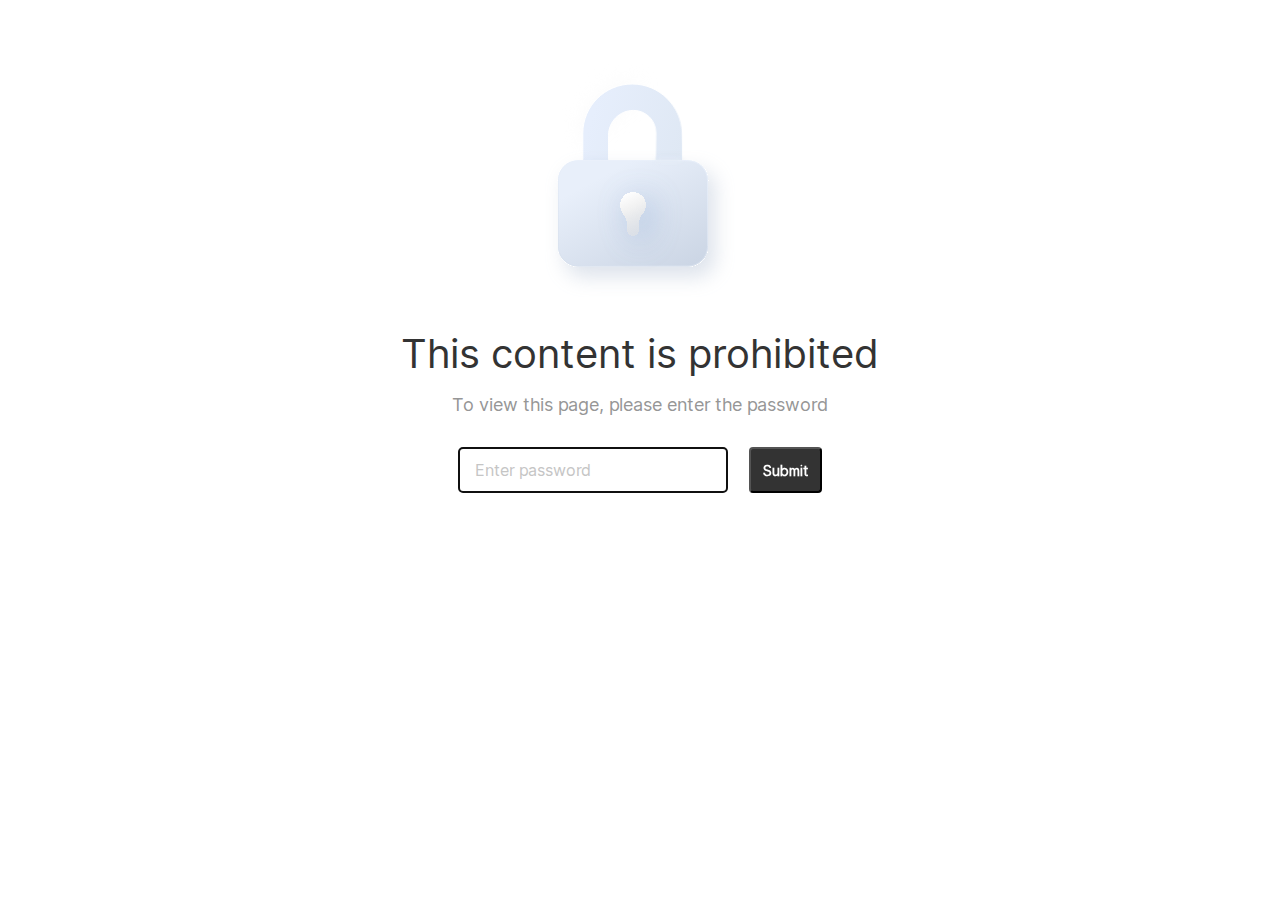
<file: casestudy1.html>
<html>
<head>
<meta charset=“UTF-8”>
<meta name="viewport" content="width=device-width, initial-scale=1.0">
<meta name="description" content="Experienced developer working in progress">
<meta name="keywords" content="Java, Machine Learning Engineer, Technical Lead">
<meta name="author" content="Raghu Ram">


<title>Raghu Ram - V2</title>
<link rel="icon" href="./favicon.ico" type="image/png">

<script src="https://cdnjs.cloudflare.com/ajax/libs/jquery/3.6.0/jquery.js"></script>
<script src="https://cdn.jsdelivr.net/npm/@popperjs/core@2.9.2/dist/umd/popper.min.js"></script>
<script src="https://cdn.jsdelivr.net/npm/bootstrap@5.0.1/dist/js/bootstrap.min.js" ></script>

<link href="https://cdn.jsdelivr.net/npm/bootstrap@5.0.1/dist/css/bootstrap.min.css" rel="stylesheet" />
<link rel="stylesheet" type="text/css" href="./style/style.css" />
<link rel="stylesheet" type="text/css" href="./style/m-style.css" />
<link rel="stylesheet" type="text/css" href="./style/loader.css" />

<script type="text/javascript" src="./js/app2.js"></script>

</head>
<body onload="bodyLoad()" >
	<div id="loading_holder" class="loading_holder">
		<img  src='./svg/name.svg' />
		<br />
		<!--http://jsfiddle.net/z84yd0to/2/-->
		<div class="loading-icon">
		    <div class="rect rect1"></div>
		    <div class="rect rect2"></div>
		    <div class="rect rect3"></div>
		</div>
	</div>

	<div class='body' style='display: none;'>
		<div class="password-holder">
			<div><img src="./svg/lock.svg" /></div>
		
			<div class="content-prohibit">
				This content is prohibited
			</div>
			<div class="content-prohibit-2">
				To view this page, please enter the password
			</div>
		
			<div class="password-form">
				<input type="password" class="passcode" name="passcode" autofocus onfocus="formFocus()" placeholder="Enter password" />
				<button name="form-submit" onclick="formValidate()" ">
					<div class="submit-btn-text">Submit</div>
				</button>
			</div>
		</div>
	</div>
	<!--script type="text/javascript" id="zsiqchat">var $zoho=$zoho || {};$zoho.salesiq = $zoho.salesiq || {widgetcode: "b64b42c88641f2b9b5849cb006dcc88fbbb6a608d720cb0ac6f88e05729dc6b6f7a59386ebaacf017ab929efb3af0248", values:{},ready:function(){}};var d=document;s=d.createElement("script");s.type="text/javascript";s.id="zsiqscript";s.defer=true;s.src="https://salesiq.zoho.com/widget";t=d.getElementsByTagName("script")[0];t.parentNode.insertBefore(s,t);</script-->
</body>
</html>
</file>
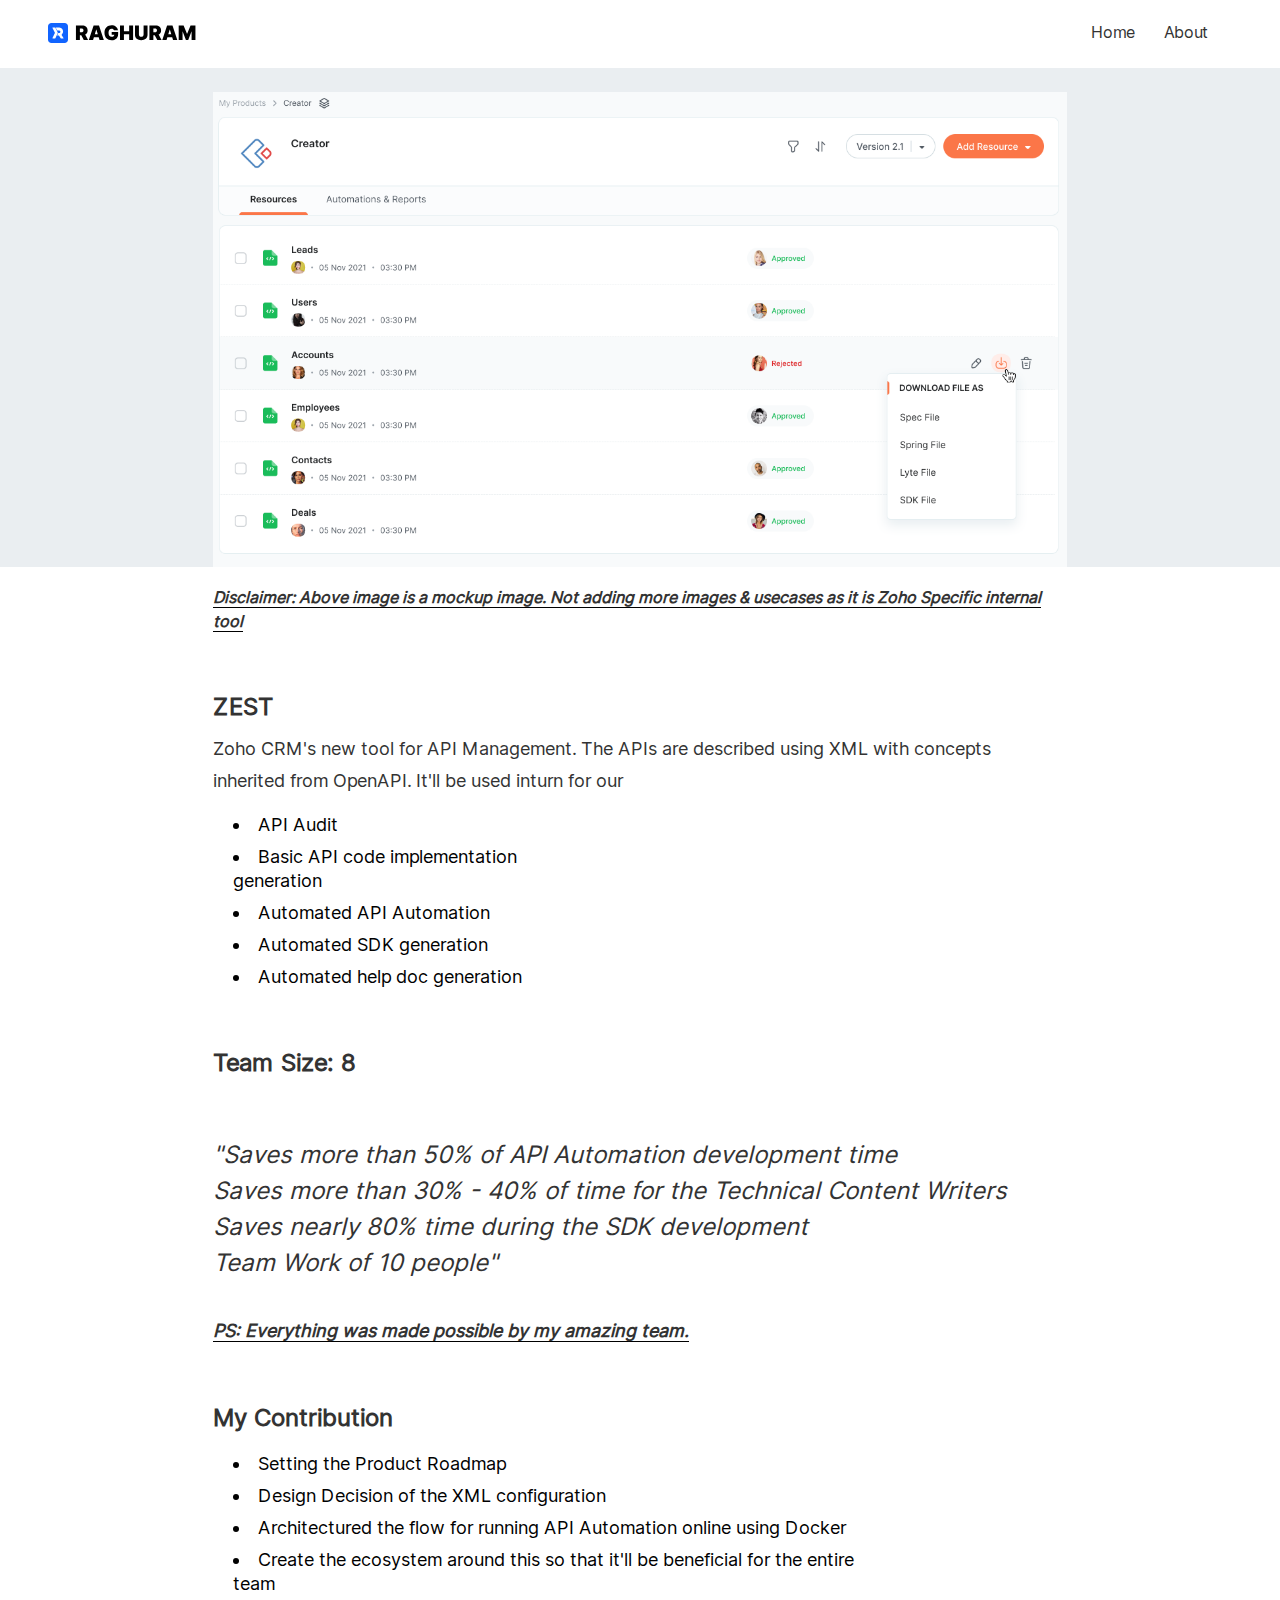
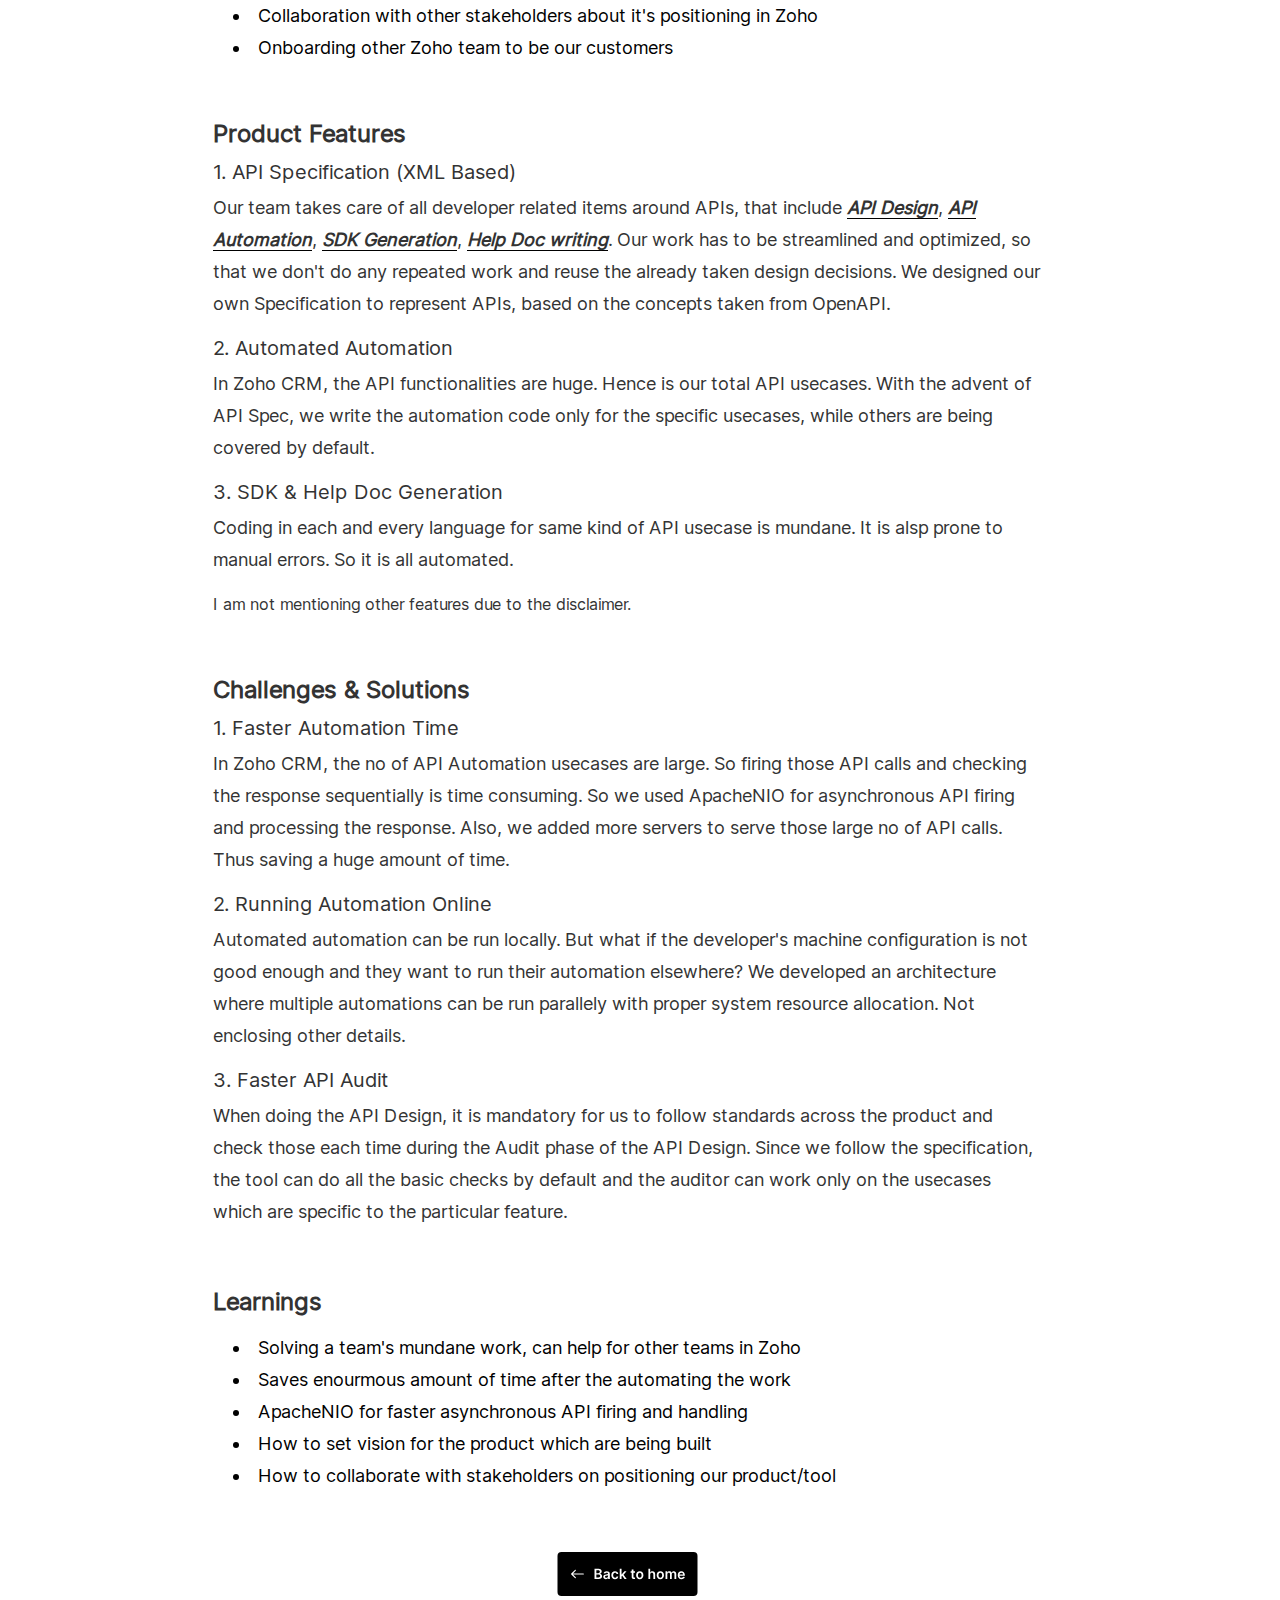
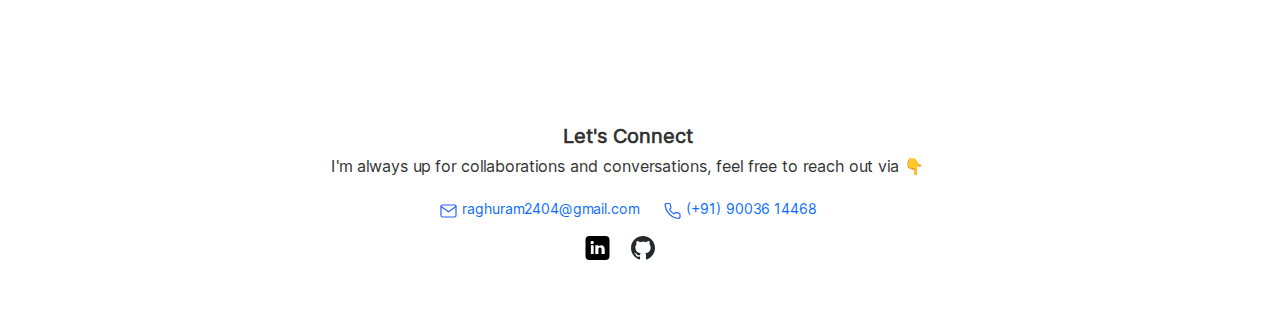
<file: casestudy2 copy.html>
<html>
<head>
<meta charset=“UTF-8”>
<meta name="viewport" content="width=device-width, initial-scale=1.0">
<meta name="description" content="Experienced developer working in progress">
<meta name="keywords" content="Java, Machine Learning Engineer, Technical Lead">
<meta name="author" content="Raghu Ram">


<title>Raghu Ram - ZEST</title>
<link rel="icon" href="./favicon.ico" type="image/png">

<script src="https://cdnjs.cloudflare.com/ajax/libs/jquery/3.6.0/jquery.js"></script>
<script src="https://cdn.jsdelivr.net/npm/@popperjs/core@2.9.2/dist/umd/popper.min.js"></script>
<script src="https://cdn.jsdelivr.net/npm/bootstrap@5.0.1/dist/js/bootstrap.min.js" ></script>

<link href="https://cdn.jsdelivr.net/npm/bootstrap@5.0.1/dist/css/bootstrap.min.css" rel="stylesheet" />
<link rel="stylesheet" type="text/css" href="./style/style.css" />
<link rel="stylesheet" type="text/css" href="./style/m-style.css" />
<link rel="stylesheet" type="text/css" href="./style/loader.css" />

<script type="text/javascript" src="./js/app.js"></script>

</head>
<body onload="bodyLoad()" >
	<div id="loading_holder" class="loading_holder">
		<img  src='./svg/name.svg' />
		<br />
		<!--http://jsfiddle.net/z84yd0to/2/-->
		<div class="loading-icon">
		    <div class="rect rect1"></div>
		    <div class="rect rect2"></div>
		    <div class="rect rect3"></div>
		</div>
	</div>
	<div class='body' style='display: none;'>
		<div class='container-flex casestudy-main-cont'>
				<div class='csimgcontainer lzload'>
					<img alt='' class='img-fluid' loading="lazy" src-ll='./images/casestudy2.png'>
				</div>
		</div>
		

		<div class='container-flex pdnone'>
			<div class='row'>
				<div class='col-xl-2 col-lg-1 mobile-no-need'></div>
				<div class='col-xl-8 col-lg-10 col-12' style="margin-top: 18px;">
					
					<hc>Disclaimer: Above image is a mockup image. Not adding more images & usecases as it is Zoho Specific internal tool</hc>

					<div class='content-sec'>
						<div class="content-heading">ZEST</div>
							<div class="content-para">
								Zoho CRM's new tool for API Management. The APIs are described using XML with concepts inherited from OpenAPI. It'll be used inturn for our 
										
								<div class='list'>
									<div class="container-flex">
										<div class="row">
											<div class='col-sm-6 listitem'>API Audit</div>
											<div class='col-sm-6'>&nbsp;</div>
										</div>
										<div class="row">
											<div class='col-sm-6 listitem'>Basic API code implementation generation</div>
											<div class='col-sm-6'>&nbsp;</div>
										</div>
										<div class="row">
											<div class='col-sm-6 listitem'>Automated API Automation</div>
											<div class='col-sm-6'>&nbsp;</div>
										</div>
										<div class="row">
											<div class='col-sm-6 listitem'>Automated SDK generation</div>
											<div class='col-sm-6'>&nbsp;</div>
										</div>
										<div class="row">
											<div class='col-sm-6 listitem'>Automated help doc generation</div>
											<div class='col-sm-6'>&nbsp;</div>
										</div>
									</div>
								</div>
							</div>
						<!--div class="content-img lzload">
							<img alt='' src-ll="./images/placeholder.png" loading="lazy" class='img-fluid'>
						</div-->
						<!--div class="content-img lzload">
							<img alt='' src-ll="./images/placeholder.png" loading="lazy" class='img-fluid'>
						</div-->
					</div>
					<div class='content-sec'>
						<div class="content-heading">Team Size: 8</div>
					</div>
					<div class='content-sec'>
						<div class="main-highlight">
							"Saves more than 50% of API Automation development time <br/>
							Saves more than 30% - 40% of time for the Technical Content Writers<br/>
							Saves nearly 80% time during the SDK development<br/>
							Team Work of 10 people"<br/><br/>
							
							<hc style="font-size: 18px;">PS: Everything was made possible by my amazing team.</hc>
						</div>
					</div>
					<div class='content-sec'>
						<div class="content-heading">My Contribution</div>
							<div class="content-para">
								<div class='list'>
									<div class="container-flex">
										<div class="row">
											<div class='col-sm-10 listitem'>Setting the Product Roadmap</div>
											<div class='col-sm-2'>&nbsp;</div>
										</div>
										<div class="row">
											<div class='col-sm-10 listitem'>Design Decision of the XML configuration</div>
											<div class='col-sm-2'>&nbsp;</div>
										</div>
										<div class="row">
											<div class='col-sm-10 listitem'>Architectured the flow for running API Automation online using Docker</div>
											<div class='col-sm-2'>&nbsp;</div>
										</div>
										<div class="row">
											<div class='col-sm-10 listitem'>Create the ecosystem around this so that it'll be beneficial for the entire team</div>
											<div class='col-sm-2'>&nbsp;</div>
										</div>
										<div class="row">
											<div class='col-sm-10 listitem'>Collaboration with other stakeholders about it's positioning in Zoho</div>
											<div class='col-sm-2'>&nbsp;</div>
										</div>
										<div class="row">
											<div class='col-sm-10 listitem'>Onboarding other Zoho team to be our customers</div>
											<div class='col-sm-2'>&nbsp;</div>
										</div>
									</div>
								</div>

							</div>
					</div>

					<div class='content-sec'>
						<div class="content-heading">Product Features</div>
						<div class="content-para">
							<h5>1. API Specification (XML Based)</h5>
							<p>
								Our team takes care of all developer related items around APIs, that include <hc>API Design</hc>, <hc>API Automation</hc>, <hc>SDK Generation</hc>, <hc>Help Doc writing</hc>. Our work has to be streamlined
								and optimized, so that we don't do any repeated work and reuse the already taken design decisions. We designed our own Specification to represent APIs, based on the concepts
								taken from OpenAPI.
							</p>
						</div>
						<div class="content-para">
							<h5>2. Automated Automation</h5>
							<p> 
								In Zoho CRM, the API functionalities are huge. Hence is our total API usecases. With the advent of API Spec, we write the automation code only for the specific usecases, while
								others are being covered by default.
							</p>
						</div>
						<div class="content-para">
							<h5>3. SDK & Help Doc Generation</h5>
							<p>
								Coding in each and every language for same kind of API usecase is mundane. It is alsp prone to manual errors. So it is all automated. 
							</p>
						</div>
						I am not mentioning other features due to the disclaimer.
					</div>
					<div class='content-sec'>
						<div class="content-heading">Challenges & Solutions</div>
							<div class="content-para">
								<h5>1. Faster Automation Time</h5>
								<p>
									In Zoho CRM, the no of API Automation usecases are large. So firing those API calls and checking the response sequentially is time consuming. So we used ApacheNIO for 
									asynchronous API firing and processing the response. Also, we added more servers to serve those large no of API calls. Thus saving a huge amount of time.
								</p>
								<h5>2. Running Automation Online</h5>
								<p>
									Automated automation can be run locally. But what if the developer's machine configuration is not good enough and they want to run their automation elsewhere? 
									We developed an architecture where multiple automations can be run parallely with proper system resource allocation. Not enclosing other details.
								</p>
								<h5>3. Faster API Audit</h5>
								<p>
									When doing the API Design, it is mandatory for us to follow standards across the product and check those each time during the Audit phase of the API Design. Since we follow the 
									specification, the tool can do all the basic checks by default and the auditor can work only on the usecases which are specific to the particular feature.
								</p>

							</div>
					</div>
					<div class='content-sec'>
						<div class="content-heading">Learnings</div>
							<div class="content-para">
								<div class='list'>
									<div class="container-flex">
										<div class="row">
											<div class='col-sm-10 listitem'>Solving a team's mundane work, can help for other teams in Zoho</div>
											<div class='col-sm-2'>&nbsp;</div>
										</div>
										<div class="row">
											<div class='col-sm-10 listitem'>Saves enourmous amount of time after the automating the work</div>
											<div class='col-sm-2'>&nbsp;</div>
										</div>
										<div class="row">
											<div class='col-sm-10 listitem'>ApacheNIO for faster asynchronous API firing and handling</div>
											<div class='col-sm-2'>&nbsp;</div>
										</div>
										<div class="row">
											<div class='col-sm-10 listitem'>How to set vision for the product which are being built</div>
											<div class='col-sm-2'>&nbsp;</div>
										</div>
										<div class="row">
											<div class='col-sm-10 listitem'>How to collaborate with stakeholders on positioning our product/tool</div>
											<div class='col-sm-2'>&nbsp;</div>
										</div>
									</div>
								</div>
							</div>
					</div>

					<div class='footer'>
					</div>
				</div>
				<div class='col-xl-2 col-lg-1 mobile-no-need'></div>
			</div>
		</div>
	</div>
	</div>
	<!--script type="text/javascript" id="zsiqchat">var $zoho=$zoho || {};$zoho.salesiq = $zoho.salesiq || {widgetcode: "b64b42c88641f2b9b5849cb006dcc88fbbb6a608d720cb0ac6f88e05729dc6b6f7a59386ebaacf017ab929efb3af0248", values:{},ready:function(){}};var d=document;s=d.createElement("script");s.type="text/javascript";s.id="zsiqscript";s.defer=true;s.src="https://salesiq.zoho.com/widget";t=d.getElementsByTagName("script")[0];t.parentNode.insertBefore(s,t);</script-->
</body>
</html>
</file>
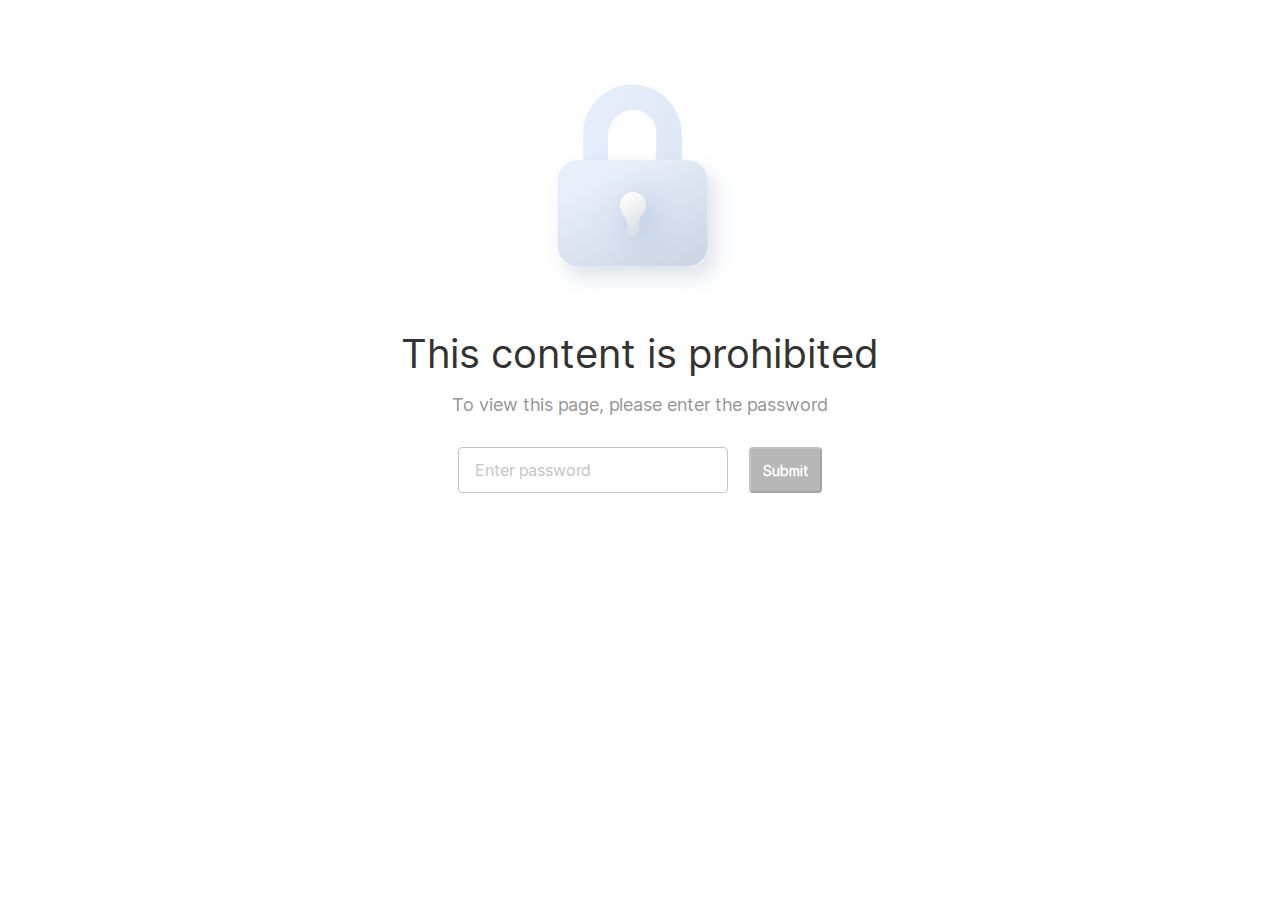
<file: casestudy2.html>
<html>
<head>
<meta charset=“UTF-8”>
<meta name="viewport" content="width=device-width, initial-scale=1.0">
<meta name="description" content="Experienced developer working in progress">
<meta name="keywords" content="Java, Machine Learning Engineer, Technical Lead">
<meta name="author" content="Raghu Ram">


<title>Raghu Ram - ZEST</title>
<link rel="icon" href="./favicon.ico" type="image/png">

<script src="https://cdnjs.cloudflare.com/ajax/libs/jquery/3.6.0/jquery.js"></script>
<script src="https://cdn.jsdelivr.net/npm/@popperjs/core@2.9.2/dist/umd/popper.min.js"></script>
<script src="https://cdn.jsdelivr.net/npm/bootstrap@5.0.1/dist/js/bootstrap.min.js" ></script>

<link href="https://cdn.jsdelivr.net/npm/bootstrap@5.0.1/dist/css/bootstrap.min.css" rel="stylesheet" />
<link rel="stylesheet" type="text/css" href="./style/style.css" />
<link rel="stylesheet" type="text/css" href="./style/m-style.css" />
<link rel="stylesheet" type="text/css" href="./style/loader.css" />

<script type="text/javascript" src="./js/app2.js"></script>

</head>
<body onload="bodyLoad()" >
	<div id="loading_holder" class="loading_holder">
		<img  src='./svg/name.svg' />
		<br />
		<!--http://jsfiddle.net/z84yd0to/2/-->
		<div class="loading-icon">
		    <div class="rect rect1"></div>
		    <div class="rect rect2"></div>
		    <div class="rect rect3"></div>
		</div>
	</div>

	<div class='body' style='display: none;'>
		<div class="password-holder">
			<div><img src="./svg/lock.svg" /></div>
		
			<div class="content-prohibit">
				This content is prohibited
			</div>
			<div class="content-prohibit-2">
				To view this page, please enter the password
			</div>
		
			<div class="password-form">
				<input type="password" class="passcode" name="passcode" autofocus onfocus="formFocus()" placeholder="Enter password" />
				<button name="form-submit" onclick="formValidate()" ">
					<div class="submit-btn-text">Submit</div>
				</button>
			</div>
		</div>
	</div>
	<!--script type="text/javascript" id="zsiqchat">var $zoho=$zoho || {};$zoho.salesiq = $zoho.salesiq || {widgetcode: "b64b42c88641f2b9b5849cb006dcc88fbbb6a608d720cb0ac6f88e05729dc6b6f7a59386ebaacf017ab929efb3af0248", values:{},ready:function(){}};var d=document;s=d.createElement("script");s.type="text/javascript";s.id="zsiqscript";s.defer=true;s.src="https://salesiq.zoho.com/widget";t=d.getElementsByTagName("script")[0];t.parentNode.insertBefore(s,t);</script-->
</body>
</html>
</file>
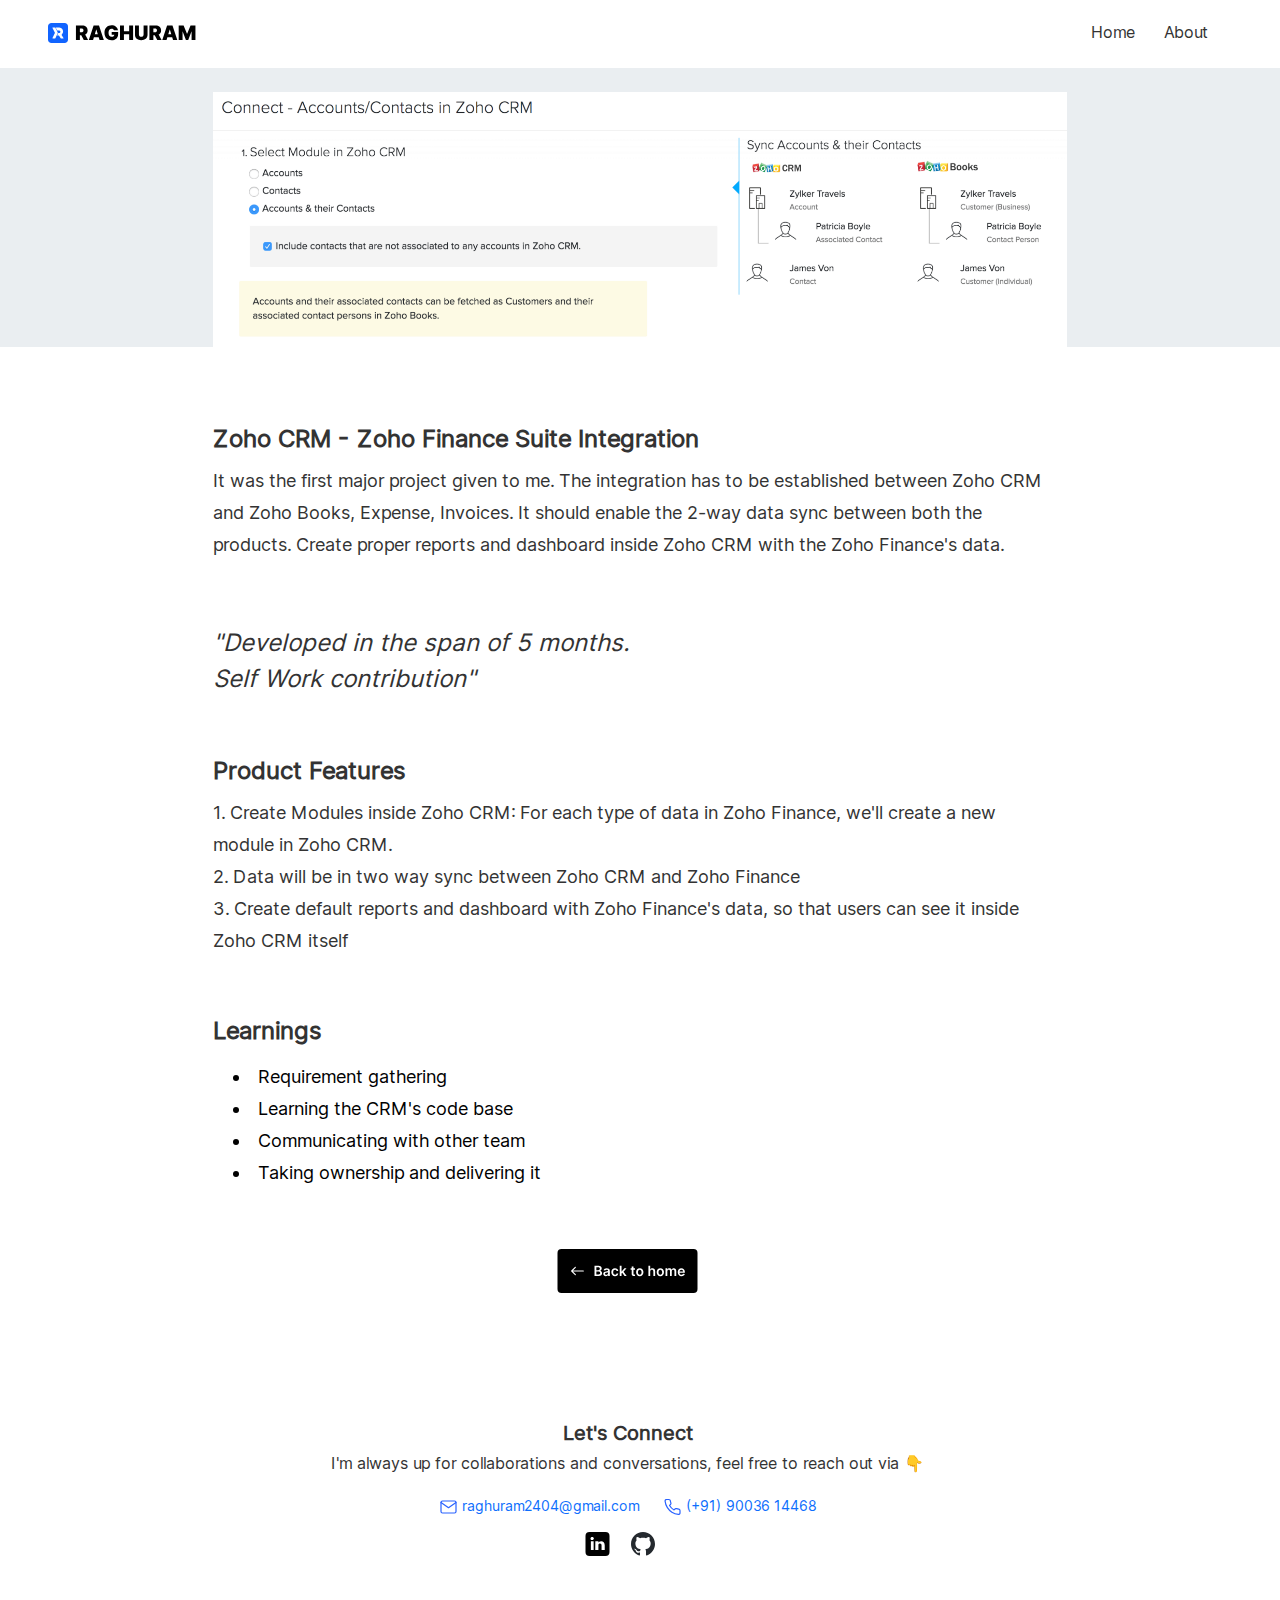
<file: casestudy3 copy.html>
<html>
<head>
<meta charset=“UTF-8”>
<meta name="viewport" content="width=device-width, initial-scale=1.0">
<meta name="description" content="Experienced developer working in progress">
<meta name="keywords" content="Java, Machine Learning Engineer, Technical Lead">
<meta name="author" content="Raghu Ram">


<title>Raghu Ram - ZEST</title>
<link rel="icon" href="./favicon.ico" type="image/png">

<script src="https://cdnjs.cloudflare.com/ajax/libs/jquery/3.6.0/jquery.js"></script>
<script src="https://cdn.jsdelivr.net/npm/@popperjs/core@2.9.2/dist/umd/popper.min.js"></script>
<script src="https://cdn.jsdelivr.net/npm/bootstrap@5.0.1/dist/js/bootstrap.min.js" ></script>

<link href="https://cdn.jsdelivr.net/npm/bootstrap@5.0.1/dist/css/bootstrap.min.css" rel="stylesheet" />
<link rel="stylesheet" type="text/css" href="./style/style.css" />
<link rel="stylesheet" type="text/css" href="./style/m-style.css" />
<link rel="stylesheet" type="text/css" href="./style/loader.css" />

<script type="text/javascript" src="./js/app.js"></script>


</head>
<body onload="bodyLoad()" >
	<div id="loading_holder" class="loading_holder">
		<img  src='./svg/name.svg' />
		<br />
		<!--http://jsfiddle.net/z84yd0to/2/-->
		<div class="loading-icon">
		    <div class="rect rect1"></div>
		    <div class="rect rect2"></div>
		    <div class="rect rect3"></div>
		</div>
	</div>
	<div class='body' style='display: none;'>
		<div class='container-flex casestudy-main-cont'>
				<div class='csimgcontainer lzload'>
					<img alt='' class='img-fluid' loading="lazy" src-ll='./images/books_crm.png'>
				</div>
		</div>
		

		<div class='container-flex pdnone'>
			<div class='row'>
				<div class='col-xl-2 col-lg-1 mobile-no-need'></div>
				<div class='col-xl-8 col-lg-10 col-12' style="margin-top: 18px;">
					

					<div class='content-sec'>
						<div class="content-heading">Zoho CRM - Zoho Finance Suite Integration</div>
							<div class="content-para">
								It was the first major project given to me. The integration has to be established between Zoho CRM and Zoho Books, Expense, Invoices. 
								It should enable the 2-way data sync between both the products. Create proper reports and dashboard inside Zoho CRM with the Zoho Finance's data.
									
								<!--div class='list'>
									<div class="container-flex">
										<div class="row">
											<div class='col-sm-6 listitem'>API Audit</div>
											<div class='col-sm-6'>&nbsp;</div>
										</div>
									</div>
								</div>
							</div-->
						<!--div class="content-img lzload">
							<img alt='' src-ll="./images/placeholder.png" loading="lazy" class='img-fluid'>
						</div-->
						<!--div class="content-img lzload">
							<img alt='' src-ll="./images/placeholder.png" loading="lazy" class='img-fluid'>
						</div-->
					</div>

					<div class='content-sec'>
						<div class="main-highlight">
							"Developed in the span of 5 months. <br />
							Self Work contribution"
							
						</div>
					</div>

					<div class='content-sec'>
						<div class="content-heading">Product Features</div>
						<div class="content-para">
							<p>
								1. Create Modules inside Zoho CRM: For each type of data in Zoho Finance, we'll create a new module in Zoho CRM.<br />
								2. Data will be in two way sync between Zoho CRM and Zoho Finance<br />
								3. Create default reports and dashboard with Zoho Finance's data, so that users can see it inside Zoho CRM itself<br />
								
							</p>
						</div>
					</div>
					<div class='content-sec'>
						<div class="content-heading">Learnings</div>
							<div class="content-para">
								<div class='list'>
									<div class="container-flex">
										<div class="row">
											<div class='col-sm-10 listitem'>Requirement gathering</div>
											<div class='col-sm-2'>&nbsp;</div>
										</div>
										<div class="row">
											<div class='col-sm-10 listitem'>Learning the CRM's code base</div>
											<div class='col-sm-2'>&nbsp;</div>
										</div>
										<div class="row">
											<div class='col-sm-10 listitem'>Communicating with other team</div>
											<div class='col-sm-2'>&nbsp;</div>
										</div>
										<div class="row">
											<div class='col-sm-10 listitem'>Taking ownership and delivering it</div>
											<div class='col-sm-2'>&nbsp;</div>
										</div>
									</div>
								</div>
							</div>
					</div>

					<div class='footer'>
					</div>
				</div>
				<div class='col-xl-2 col-lg-1 mobile-no-need'></div>
			</div>
		</div>
	</div>
	</div>
	<script type="text/javascript" id="zsiqchat">var $zoho=$zoho || {};$zoho.salesiq = $zoho.salesiq || {widgetcode: "b64b42c88641f2b9b5849cb006dcc88fbbb6a608d720cb0ac6f88e05729dc6b6f7a59386ebaacf017ab929efb3af0248", values:{},ready:function(){}};var d=document;s=d.createElement("script");s.type="text/javascript";s.id="zsiqscript";s.defer=true;s.src="https://salesiq.zoho.com/widget";t=d.getElementsByTagName("script")[0];t.parentNode.insertBefore(s,t);</script>
</body>
</html>
</file>
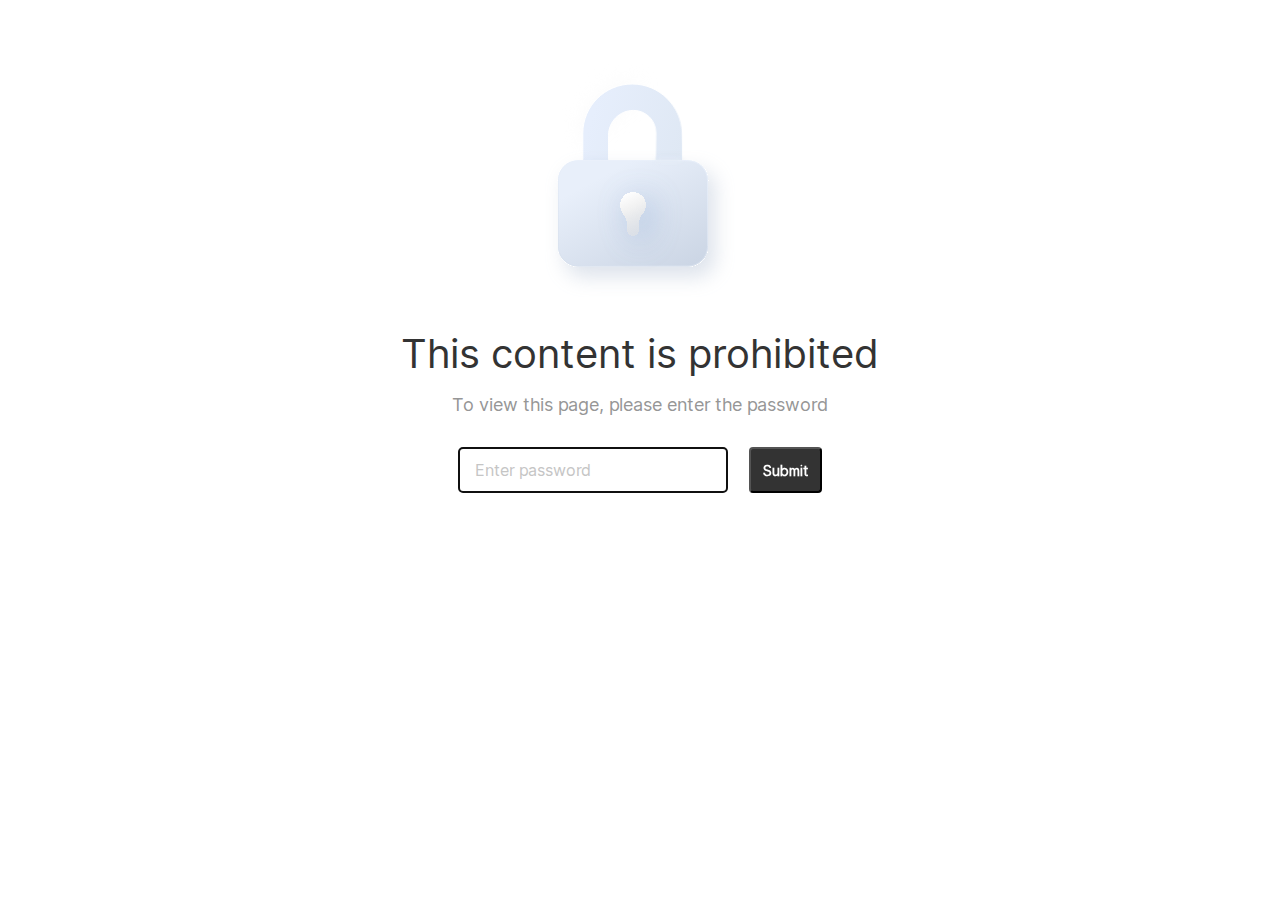
<file: casestudy3.html>
<html>
<head>
<meta charset=“UTF-8”>
<meta name="viewport" content="width=device-width, initial-scale=1.0">
<meta name="description" content="Experienced developer working in progress">
<meta name="keywords" content="Java, Machine Learning Engineer, Technical Lead">
<meta name="author" content="Raghu Ram">


<title>Raghu Ram - Zoho CRM Books Integration</title>
<link rel="icon" href="./favicon.ico" type="image/png">

<script src="https://cdnjs.cloudflare.com/ajax/libs/jquery/3.6.0/jquery.js"></script>
<script src="https://cdn.jsdelivr.net/npm/@popperjs/core@2.9.2/dist/umd/popper.min.js"></script>
<script src="https://cdn.jsdelivr.net/npm/bootstrap@5.0.1/dist/js/bootstrap.min.js" ></script>

<link href="https://cdn.jsdelivr.net/npm/bootstrap@5.0.1/dist/css/bootstrap.min.css" rel="stylesheet" />
<link rel="stylesheet" type="text/css" href="./style/style.css" />
<link rel="stylesheet" type="text/css" href="./style/m-style.css" />
<link rel="stylesheet" type="text/css" href="./style/loader.css" />

<script type="text/javascript" src="./js/app2.js"></script>

</head>
<body onload="bodyLoad()" >
	<div id="loading_holder" class="loading_holder">
		<img  src='./svg/name.svg' />
		<br />
		<!--http://jsfiddle.net/z84yd0to/2/-->
		<div class="loading-icon">
		    <div class="rect rect1"></div>
		    <div class="rect rect2"></div>
		    <div class="rect rect3"></div>
		</div>
	</div>

	<div class='body' style='display: none;'>
		<div class="password-holder">
			<div><img src="./svg/lock.svg" /></div>
		
			<div class="content-prohibit">
				This content is prohibited
			</div>
			<div class="content-prohibit-2">
				To view this page, please enter the password
			</div>
		
			<div class="password-form">
				<input type="password" class="passcode" name="passcode" autofocus onfocus="formFocus()" placeholder="Enter password" />
				<button name="form-submit" onclick="formValidate()" ">
					<div class="submit-btn-text">Submit</div>
				</button>
			</div>
		</div>
	</div>
	<!--script type="text/javascript" id="zsiqchat">var $zoho=$zoho || {};$zoho.salesiq = $zoho.salesiq || {widgetcode: "b64b42c88641f2b9b5849cb006dcc88fbbb6a608d720cb0ac6f88e05729dc6b6f7a59386ebaacf017ab929efb3af0248", values:{},ready:function(){}};var d=document;s=d.createElement("script");s.type="text/javascript";s.id="zsiqscript";s.defer=true;s.src="https://salesiq.zoho.com/widget";t=d.getElementsByTagName("script")[0];t.parentNode.insertBefore(s,t);</script-->
</body>
</html>
</file>
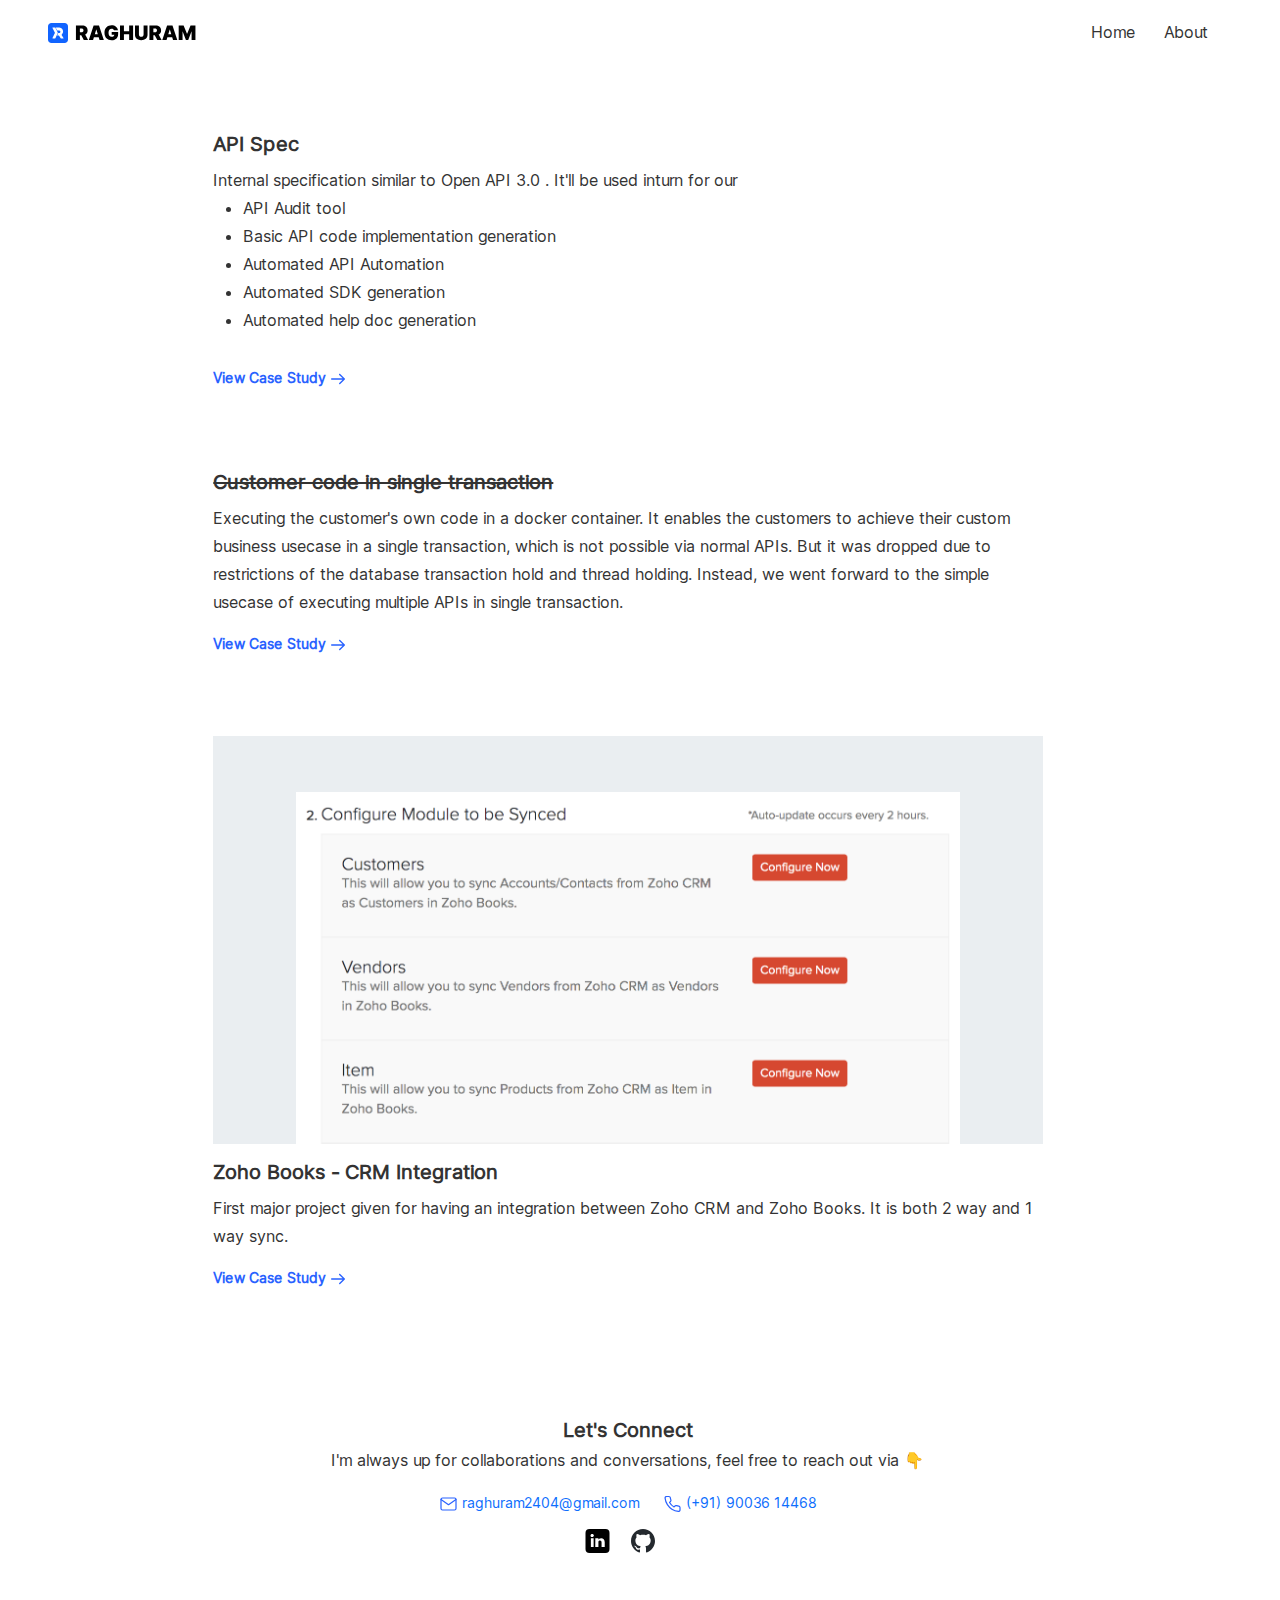
<file: projects.html>
<html>
<head>
<meta charset=“UTF-8”>
<meta name="viewport" content="width=device-width, initial-scale=1.0">
<meta name="description" content="Experienced developer working in progress">
<meta name="keywords" content="Java, Machine Learning Engineer, Technical Lead">
<meta name="author" content="Raghu Ram">


<title>Raghu Ram - Projects</title>
<link rel="icon" href="./favicon.ico" type="image/png">

<script src="https://cdnjs.cloudflare.com/ajax/libs/jquery/3.6.0/jquery.js"></script>
<script src="https://cdn.jsdelivr.net/npm/@popperjs/core@2.9.2/dist/umd/popper.min.js"></script>
<script src="https://cdn.jsdelivr.net/npm/bootstrap@5.0.1/dist/js/bootstrap.min.js" ></script>

<link href="https://cdn.jsdelivr.net/npm/bootstrap@5.0.1/dist/css/bootstrap.min.css" rel="stylesheet" />
<link rel="stylesheet" type="text/css" href="./style/style.css" />
<link rel="stylesheet" type="text/css" href="./style/m-style.css" />
<link rel="stylesheet" type="text/css" href="./style/loader.css" />

<script type="text/javascript" src="./js/app.js"></script>


</head>
<body onload="bodyLoad()" >
	<div id="loading_holder" class="loading_holder">
		<img  src='./svg/name.svg' />
		<br />
		<!--http://jsfiddle.net/z84yd0to/2/-->
		<div class="loading-icon">
		    <div class="rect rect1"></div>
		    <div class="rect rect2"></div>
		    <div class="rect rect3"></div>
		</div>
	</div>
	<div class='body' style='display: none;'>

		<div class='container-flex pdnone'>
			<div class='row'>
				<div class='col-xl-2 col-lg-1 mobile-no-need'></div>
				<div class='col-xl-8 col-lg-10 col-12'>
					
						<div class='project_i2 first_project'>
							<div class='pheading'>API Spec</div>

							<div class='pdesc'>Internal specification similar to Open API 3.0 . It'll be used inturn for our <br/>
								<ul style='padding-left:30px; text-align: left;'><li>API Audit tool</li><li>Basic API code implementation generation</li><li>Automated API Automation</li><li>Automated SDK generation</li><li>Automated help doc generation</li></ul></div>

							<a class='casehref' href='./casestudy1.html'>
								<div class='viewcasestudy'>
									<div>View Case Study </div>
									<div class='arrow'><img src='./svg/rightarrow.svg' /></div>
								</div>
							</a>
						</div>
						<div class='project_i' style="display:none"> <!-- old design -->
							<div class='pheading'>API Spec</div>
							<div class='pdesc'>Internal specification similar to Open API 3.0 . It'll be used inturn for our <br/><br/>
								<ul style='padding-left:30%; text-align: left;'><li>API Audit tool</li><li>Basic API code implementation generation</li><li>Automated API Automation</li><li>Automated SDK generation</li><li>Automated help doc generation</li></ul></div>
							<div class='pimg'><div class='imgcontainer'></div></div>
						</div>
						<div class='project_i2'>
							<div class='pheading'><s>Customer code in single transaction</s></div>
							<div class='pdesc'>Executing the customer's own code in a docker container. It enables the customers to achieve their custom business usecase in a single transaction, which is not possible via normal APIs. But it was dropped due to restrictions of the database transaction hold and thread holding. Instead, we went forward to the simple usecase of executing multiple APIs in single transaction.</div>

							<a class='casehref' href=''>
								<div class='viewcasestudy'>
									<div>View Case Study </div>
									<div class='arrow'><img src='./svg/rightarrow.svg' /></div>
								</div>
							</a>
						</div>
						<div class='project_i2'>
							<div class='pimg'>
								<div class='imgcontainer lzload'>
									<a href=''><img alt='' class='img-fluid' src-ll='./images/2.png' /></a>
								</div>
							</div>
							<div class='pheading'>Zoho Books - CRM Integration</div>
							<div class='pdesc'>First major project given for having an integration between Zoho CRM and Zoho Books. It is both 2 way and 1 way sync.</div>
							<a class='casehref' href=''>
								<div class='viewcasestudy'>
									<div>View Case Study </div>
									<div class='arrow'><img src='./svg/rightarrow.svg' /></div>
								</div>
							</a>
						</div>

					<div class='footer'>
					</div>
				</div>
				<div class='col-xl-2 col-lg-1 mobile-no-need'></div>
			</div>
		</div>
	</div>
	</div>
</body>
</html>
</file>
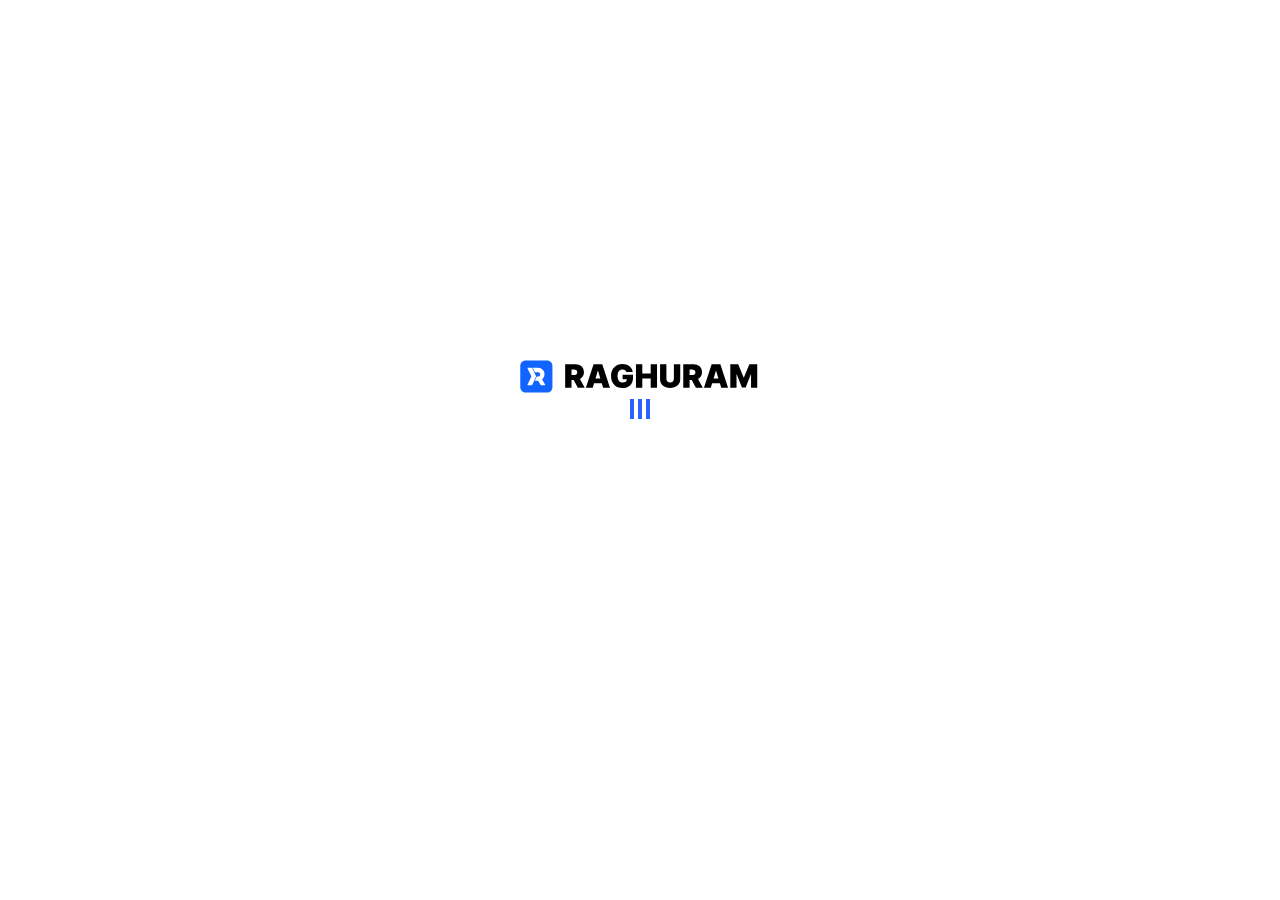
<file: template.html>
<html>
<head>
<meta charset=“UTF-8”>
<meta name="viewport" content="width=device-width, initial-scale=1.0">
<meta name="description" content="Experienced developer working in progress">
<meta name="keywords" content="Java, Machine Learning Engineer, Technical Lead">
<meta name="author" content="Raghu Ram">


<title>Raghu Ram - CRM V2 Release</title>
<link rel="icon" href="./favicon.ico" type="image/png">

<script src="https://cdnjs.cloudflare.com/ajax/libs/jquery/3.6.0/jquery.js"></script>
<script src="https://cdn.jsdelivr.net/npm/@popperjs/core@2.9.2/dist/umd/popper.min.js"></script>
<script src="https://cdn.jsdelivr.net/npm/bootstrap@5.0.1/dist/js/bootstrap.min.js" ></script>

<link href="https://cdn.jsdelivr.net/npm/bootstrap@5.0.1/dist/css/bootstrap.min.css" rel="stylesheet" />
<link rel="stylesheet" type="text/css" href="./style/style.css" />
<link rel="stylesheet" type="text/css" href="./style/m-style.css" />
<link rel="stylesheet" type="text/css" href="./style/loader.css" />

<script type="text/javascript" src="./js/app.js"></script>


</head>
<body onload="bodyLoad()" >
	<div id="loading_holder" class="loading_holder">
		<img  src='./svg/name.svg' />
		<br />
		<!--http://jsfiddle.net/z84yd0to/2/-->
		<div class="loading-icon">
		    <div class="rect rect1"></div>
		    <div class="rect rect2"></div>
		    <div class="rect rect3"></div>
		</div>
	</div>
	<div class='body' style='display: none;'>
		
	</div>
	<script type="text/javascript" id="zsiqchat">var $zoho=$zoho || {};$zoho.salesiq = $zoho.salesiq || {widgetcode: "b64b42c88641f2b9b5849cb006dcc88fbbb6a608d720cb0ac6f88e05729dc6b6f7a59386ebaacf017ab929efb3af0248", values:{},ready:function(){}};var d=document;s=d.createElement("script");s.type="text/javascript";s.id="zsiqscript";s.defer=true;s.src="https://salesiq.zoho.com/widget";t=d.getElementsByTagName("script")[0];t.parentNode.insertBefore(s,t);</script>
</body>
</html>
</file>
<file: style/style.css>
@font-face {
    font-family: "Inter";
	 src: url("../fonts/inter.woff") format('woff');
}

:root{
	--blue-hover : #2962FF;
	--timeline-card-color : #D1DEFF;
}

body{
	margin: 0px;
	font-family: Inter;
	color: #333333;
}
.mobile-no-need{
	display: block;
}
.mobile-need{
	display: none;
}

.underline{
	margin-bottom: 2px; 
	border-bottom: 1px solid black; 
}

.pdnone{
	
}

.container-flex .row{
	width: 100%;
}

/*** HEADER ***/
.webmenu{
	display: block;
	margin-top: -4px;
}
.mobilemenu{
	display: none;
}

.experiences{
	margin-bottom: 64px;
}

.header{
	height: 68px;
	padding:  16px 48px;
	/*margin-bottom: 64px;*/
	font-family: Inter;
	font-style: normal;
	font-weight: normal;
	font-size: 16px;
	line-height: 20px;
	display: block;
	 position: sticky;
	 top: 0;
	 z-index: 10;
	 background-color: white;
	 right: 0;
	 left: 0;
}

.header_shadow{
	box-shadow: 0px 8px 10px #EAEEF1
}

.header .svgstyle{
	padding-top:  3px;
}

.menuitem{
	cursor: pointer;
}

.menuitem:not(:last-child){
	margin-right:  24px;
}

.menuitem:hover{
	color: var(--blue-hover);
}

.menuitem a{
	color: inherit; /* blue colors for links too */
  	text-decoration: inherit; /* no underline */
}

.menuoptions, .menuimg{
	float: right;
	margin-top:  9.5px;
	cursor: pointer;
}

.selected{
	font-style: normal;
	font-weight: 500;
	font-size: 16px;
	line-height: 20px;
	color: #2962FF;
	
}

.floatmenu{
	display: none;
	position: absolute;
	margin-top:  18px;
	width:  100%;
	/*height:  114px;*/
	background: #F6F6F6;
	font-size: 18px;
	line-height: 24px;
	color: #333333;
	z-index: 10;
	top: 48px;
	padding-top: 24px;
}

.floatmenuitem{
	padding: 0px 0px 24px 0px;
	text-align: center;
}

.floatmenuitem a{
	text-decoration: none;
	color: #333333;
}
.floatmenuitem .selected{
	color: #2962FF;
}
.burger-svg{
	margin-right: 0px;
	display: block;
}
.cross-svg{
	display: none;
	margin-top: -6.5px;
	margin-right: -4px;
}
/*** END OF HEADER***/

.hello{
	margin-top: 64px;
	margin-bottom:  8px;
	font-family: Inter;
	font-style: normal;
	font-weight: 300;
	font-size: 20px;
	line-height: 20px;
}

.iamname{
	font-style: normal;
	font-weight: bold;
	font-size: 32px;
	line-height: 39px;
	margin-bottom : 24px;
}

.description{
	font-family: Inter;
	font-style: normal;
	font-weight: normal;
	font-size: 18px;
	line-height: 32px;
	margin-bottom: 24px;
}

.description a{
	text-decoration: none;
	color:  #2962ff;
	font-weight: 500;
}

.cvfill{
	cursor: pointer;
}

.cvfill{
	fill: red;
}

.downloadcv{
	/*display: flex;
	flex-direction: row;
	align-items: flex-start;
	padding: 12px;

	position: static;
	width: 140px;
	height: 44px;
	left: 0px;
	top: 179px;

	background: #000000;
	border-radius: 4px;*/
	margin-bottom: 64px;
}

.downloadcv a{
	cursor: unset;
}

.dcvholder{
  position: relative;
  width: 140px;
  height: 44px;
  transition: .6s;
  overflow: hidden;
}

.dcvholder svg{
	cursor: pointer;
}

.downloadcv img{
	cursor: pointer;
}

.dcvtext{
	cursor: hand;
	position: static;
	width: 92px;
	height: 20px;
	left: 24px;
	top: 0px;

	font-family: Inter;
	font-style: normal;
	font-weight: 600;
	font-size: 14px;
	line-height: 20px;
	/* identical to box height, or 143% */

	color: #FFFFFF;
	margin: 0px 0px 0px 5px;
    padding-left: 2px;

}

.bottom-border{
    border-bottom: 2px solid black;
    padding-bottom: 64px;
}

.skills, .tline{
	margin-bottom: 64px;
}

.list{
	margin: 8px 20px 24px 20px;
}

.listitem{
	display: list-item; 
   list-style-type: disc;
   list-style-position: inside;
	font-size: 18px;
	line-height: 24px;
	color: #000000;
	margin-top:  8px;

}

.skillset{
	margin-top: 16px;
}

.skillname{
	display: list-item; 
   list-style-type: disc;
   list-style-position: inside;
	font-size: 18px;
	line-height: 24px;
	color: #000000;

	margin-top:  24px;
}

.experiences .skillname{
	margin-top: 16px;
}

.selectedprojects, .tlineheading{
	font-style: normal;
	font-weight: 600;
	font-size: 24px;
	line-height: 24px;
	margin-bottom: 48px;
}

.projects{

}

.project_i{
	background: #EAEEF1;
	border-radius: 4px;
	margin-bottom: 24px;
}

.project_i2{
	border-radius: 4px;
	margin-bottom: 80px;
}

.project_i2 .pimg{
	background: #EAEEF1;
	/*margin-top:  32px;*/
	padding:  56px 10% 0px 10%; /** 80% **/
	margin-bottom: 16px;
}
.project_i2 .pheading{
	text-align: left;
	font-family: Inter;
	font-style: normal;
	font-weight: 600;
	font-size: 20px;
	line-height: 24px;
	margin-bottom: 8px;
}

.project_i2 .viewcasestudy{
	display: inline-block;
	cursor: pointer;
	margin-top: 16px;
	font-family: Inter;
	font-style: normal;
	font-weight: 600;
	font-size: 14px;
	line-height: 24px;
	color: #2962FF;
}
.casehref{
	text-decoration: none;
}
.project_i2 .viewcasestudy div{
	display: inline-block
}
.project_i2 .viewcasestudy .arrow{
	transition: padding-left 0.6s ease-in-out
}
.project_i2 .viewcasestudy:hover .arrow{
	padding-left: 10px;
}

.project_i .pheading{
	padding-top:  32px;
	text-align: left;
	font-family: Inter;
	font-style: normal;
	font-weight: 600;
	font-size: 20px;
	line-height: 24px;
}

.project_i .pdesc{
	margin: 10px 0px 0px 0px;
	padding: 2px 5% 24px;
	font-style: normal;
	font-weight: normal;
	font-size: 16px;
	text-align: left;
	line-height: 28px;
}

.project_i2 .pdesc{
	margin: 10px 0px 0px 0px;
	font-style: normal;
	font-weight: normal;
	font-size: 16px;
	text-align: left;
	line-height: 28px;
}

.project_i .pimg{
	margin-top:  32px;
	margin:  0 10%; /** 80% **/
}

.imgcontainer {
   position: relative;
   width: 100%;
   /*padding-top: 56.25%; /* 16:9 Aspect Ratio (divide 9 by 16 = 0.5625) */
}

.pimg img1{
   position:  absolute;
   top: 0;
   left: 0;
   bottom: 0;
   right: 0;
   text-align: center;
   font-size: 20px;
   color: white;
}

.footer{
	margin-top:  64px;
	margin-bottom: 64px;
	font-family: Inter;
	font-style: normal;
	font-weight: normal;
	font-size: 16px;
	line-height: 20px;
	color:  #333333;
}

.connect{
	margin-top: 128px;
	text-align: center;
	font-weight: 600;
	font-size: 20px;
	line-height: 24px;
	color: #333333;
	margin-bottom: 8px;
}

.reachout{
	text-align: center;
	margin-bottom: 24px;
}
.reachoutvia{
	text-align: center;
	margin-bottom: 16px;
}

.reachoutvia, .social{
	text-align: center;
}

.reachoutvia{
	font-family: Inter;
	font-style: normal;
	font-weight: 500;
	font-size: 14px;
	line-height: 18px;
	color:  #2962FF;
}

.reachoutvia a{
	text-decoration: none;
}

.social a{
	text-decoration: none;
	padding-right:  16px;
}
.social a svg{
	/*margin-right:  16px;*/
}

/** ABOUT PAGE **/

.quote{
	background-color: #F7F7F7;
	min-height: 232px;
}

.fline_quote{
	padding: 85px 15px 0px 15px;
	font-family: Inter;
	font-style: normal;
	font-weight: 300;
	font-size: 20px;
	line-height: 32px;
}

.quotesvg{
	margin-bottom:  12px;
}

.by_author{
	font-family: Inter;
	font-style: normal;
	font-weight: bold;
	font-size: 18px;
	line-height: 22px;
	padding-bottom: 85px;
}

.abtcontainer{
	margin-top:  40px;
}

.about{
	font-style: normal;
	font-weight: bold;
	font-size: 24px;
	line-height: 29px;	
	margin-bottom: 24px;
}

.abtitems{
	padding-top:  24px;
}

.mobile-abt{
	display: none;
}

/***CASE STUDY***/
.casestudy-main-cont{
	min-height: 100px;
	background: #EAEEF1;
}

.csimgcontainer{
	width: 66.666666%;
	margin-left:  16.666667%; 
	padding-top:  24px;
}

.main-highlight{
	font-weight: 500;
	font-style: italic;
	font-size: 24px;
}

.content-sec{
	margin-top:  64px;
}

.content-heading{
	font-style: normal;
	font-weight: 600;
	font-size: 24px;
	line-height: 20px;
	color: #333333;
}

.content-para{
	margin-top: 16px;
	font-style: normal;
	font-weight: normal;
	font-size: 18px;
	line-height: 32px;
	color:  #333333;
}

hc{
	font-weight: bolder;
    font-style: italic;
    border-bottom: 1px black solid
}

.content-img{
	margin-top:  16px;
	width: 100%;
}

.lzload{
	min-height: 60px;
	background-color: #EAEEF1;
}

.pos_rel{
	position:  relative;
}

/*** back to home ***/
.b2home{
	display: none;
	margin-top: 64px;
	align-content: center;
}

.homebtn{
	margin:  auto;
	width: 141px;
	cursor: pointer;
	height: 44px;
	overflow: hidden;
}

.prjbtn{
	margin:  auto;
	width: 158px;
	cursor: pointer;
	height: 44px;
	overflow: hidden;
}

.dcvholder:hover svg rect, .homebtn:hover svg rect, .prjbtn:hover svg rect, .social a:hover svg rect, .social a:hover .gitsvg{
	fill: var(--blue-hover);
}

/*** SHINY BUTTON***/

.shinybtn{
  position: relative;
  transition: .6s;
  overflow: hidden;
  border:  0px;
  margin:  0px;
  padding:  0px;
}

.shinybtn:focus{
	outline: 0;
}

.shinybtn::before{
    content: '';
    display: block;
    position: absolute;
    background: rgba(255,255,255,1);
    width: 60px;
    height: 100%;
    left: 0;
    top: 0;
    opacity: .5;
    filter: blur(30px);
    transform: translateX(-100px)  skewX(-15deg);
}

.shinybtn::after{
    content: '';
    display: block;
    position: absolute;
    background: rgba(255,255,255,0.7);
    width: 30px;
    height: 100%;
    left: 30px;
    top: 0;
    opacity: 0;
    filter: blur(5px);
    transform: translateX(-100px) skewX(-15deg);
}

.shinybtn:hover::before{
   transform: translateX(300px)  skewX(-15deg);  
   opacity: 0.6;
   transition: 0.7s;
}

.shinybtn:hover::after{
   transform: translateX(300px) skewX(-15deg);  
   opacity: 1;
   transition: 0.7s;
}

.shinybtn svg rect{
	fill : black;
}

.shinybtn:hover svg rect{
    fill: #2962ff;    
    transition: 0.7s;
}

.first_project{
	margin-top: 64px;
}


/** PASSWORD **/
.password-holder{
	text-align: center;
	max-height: 100%;
	margin-top: 5%;
    height:18em;
}

.content-prohibit{
	margin-top: 32px;
	color: #333;
	font-family: Inter;
	font-size: 40px;
	font-style: normal;
	font-weight: 400;
	line-height: normal;
}

.content-prohibit-2{
	margin-top: 16px;
	color: #969696;
	font-family: Inter;
	font-size: 18px;
	font-style: normal;
	font-weight: 400;
	line-height: normal;
}

.password-form{
	margin-top: 32px;
}

.password-input-holder{
	display: inline-block;
}

.password-form .passcode{
	padding: 10px 0px 10px 16px;
	border-radius: 4px;
	border: 1px solid #C5C5C5;
	background: #FFF;
	min-width: 256px;
	height: 46px;
}

.error_msg{
    display: none;
	text-align: left;
	margin-top: 8px;
	color: red;
}


.password-form input::placeholder{
	color: #C5C5C5;
	font-family: Inter;
	font-size: 16px;
	font-style: normal;
	font-weight: 400;
	line-height: 24px; /* 150% */
}

.password-form button{
	margin-left: 16px;
	border-radius: 4px;
	opacity: 0.3499999940395355;
	background: #333;
	color: #FFF;
	font-feature-settings: 'clig' off, 'liga' off;
	font-family: Inter;
	font-size: 14px;
	font-style: normal;
	font-weight: 600;
	line-height: 20px; /* 142.857% */
	padding: 12px;
	height: 46px;
}



.password-form button.focus{
	opacity: 1;
	background: #333;

}
.password-form input.focus{
	border: 1px solid #333;
}

.password-form input.invalid {
    outline-color: red;
	border: 1px solid red;
    /* also need animation and -moz-animation */
    -webkit-animation: shake .5s linear;
	animation: shake .5s linear;
}
/* also need keyframes and -moz-keyframes */
 @-webkit-keyframes shake {
    8%, 41% {
        -webkit-transform: translateX(-10px);
    }
    25%, 58% {
        -webkit-transform: translateX(10px);
    }
    75% {
        -webkit-transform: translateX(-5px);
    }
    92% {
        -webkit-transform: translateX(5px);
    }
    0%, 100% {
        -webkit-transform: translateX(0);
    }
}
@keyframes shake {
    8%, 41% {
        -webkit-transform: translateX(-10px);
    }
    25%, 58% {
        -webkit-transform: translateX(10px);
    }
    75% {
        -webkit-transform: translateX(-5px);
    }
    92% {
        -webkit-transform: translateX(5px);
    }
    0%, 100% {
        -webkit-transform: translateX(0);
    }
}
</file>
<file: style/timeline.css>
/* The actual timeline (the vertical ruler) */
.timeline {
  position: relative;
  max-width: 1200px;
  margin: 0 auto;
}

/* The actual timeline (the vertical ruler) */
.timeline::after {
  content: '';
  position: absolute;
  width: 6px;
  background-color: var(--blue-hover);
  top: 0;
  bottom: 0;
  left: 50%;
  margin-left: -3px;
}

/* tcontainer around content */
.tcontainer {
  padding: 10px 40px;
  position: relative;
  background-color: inherit;
  width: 50%;
}

/* The circles on the timeline */
.tcontainer::after {
  content: '';
  position: absolute;
  width: 25px;
  height: 25px;
  right: -12px;
  background-color: white;
  border: 4px solid #FF9F55;
  top: 15px;
  border-radius: 50%;
  z-index: 1;
}

/* Place the tcontainer to the left */
.left {
  left: 0;
}

/* Place the tcontainer to the right */
.right {
  left: 50%;
}

/* Add arrows to the left tcontainer (pointing right) */
.left::before {
  content: " ";
  height: 0;
  position: absolute;
  top: 18px;
  width: 0;
  z-index: 1;
  right: 30px;
  border: medium solid var(--timeline-card-color);
  border-width: 10px 0 10px 10px;
  border-color: transparent transparent transparent var(--timeline-card-color);
}

/* Add arrows to the right tcontainer (pointing left) */
.right::before {
  content: " ";
  height: 0;
  position: absolute;
  top: 18px;
  width: 0;
  z-index: 1;
  left: 30px;
  border: medium solid var(--timeline-card-color);
  border-width: 10px 10px 10px 0;
  border-color: transparent var(--timeline-card-color) transparent transparent;
}

/* Fix the circle for tcontainers on the right side */
.right::after {
  left: -12px;
}

/* The actual content */
.content {
  padding: 20px 30px;
  background-color: var(--timeline-card-color);
  position: relative;
  border-radius: 6px;
}

/* Media queries - Responsive timeline on screens less than 600px wide */
@media screen and (max-width: 600px) {
  /* Place the timelime to the left */
  .timeline::after {
  left: 31px;
  }
  
  /* Full-width tcontainers */
  .tcontainer {
  width: 100%;
  padding-left: 70px;
  padding-right: 25px;
  }
  
  /* Make sure that all arrows are pointing leftwards */
  .tcontainer::before {
  left: 60px;
  border: medium solid var(--timeline-card-color);
  border-width: 10px 10px 10px 0;
  border-color: transparent var(--timeline-card-color) transparent transparent;
  }

  /* Make sure all circles are at the same spot */
  .left::after, .right::after {
  left: 18px;
  }
  
  /* Make all right tcontainers behave like the left ones */
  .right {
  left: 0%;
  }
}
</file>
<file: style/m-style.css>
/** ipad **/
@media (max-width: 1000px) , screen and (max-device-width : 1000px){
	body{
		/*margin: auto 20px;*/
	}
}

/*mobile styling*/
/*@media only screen and (min-width: 300px) and (max-width: 414px) and (max-device-width : 414px) {*/
/*(max-device-width : 414px) and (orientation: portrait)*/
@media (max-width: 414px) , screen and (max-device-width : 414px){
    .header{
    	padding:  18px 16px;
    }
    .footer{
    	margin-bottom: 64px;
    }
    .floatmenu{
    	display: none;
	    position: fixed;
	    margin-top: 0px;
	    top: 68px;
	    z-index: 10;
	    right: 0;
	    left: 0;
    }
	.container-flex .row{
		width: auto;
	}
    .hello{
    	/*margin-top: 132px;*/
    }
    .pdnone{
    	padding: 0 24px;
    }
	.experiences{
		margin-top: 20px;
	}
    .menuimg{
    	
    } 
	.project_i2 .pheading{
		line-height: 32px;
	}
	.reachout{
		line-height: 28px;
	}
	.content-heading {
		line-height: 32px;
	}
    .webmenu{
		display: none;
	}
	.mobilemenu{
		display: block;
	}
	.mobile-no-need{
		display: none;
	}
	.mobile-need{
		display: block;
	}
	.mobile-abt{
		display: block;
	}
	.fcom{
		margin-top: 16px;
	}
	.csimgcontainer{
		width: 95%;
		margin: 0px 2.5%; 
	}
	.casestudy-main-cont{
		/*margin-top: 32px;*/
	}

	.password-holder{
		margin-top: 25%;
	}
	
	.password-holder img{
		width: 30%;
	}

	.content-prohibit{
		margin-top: 24px;
		color: #333;
		font-family: Inter;
		font-size: 25px;
		font-style: normal;
		font-weight: 400;
		line-height: normal;
	}

	.password-form .passcode{
		width: 70%;
	}
}
</file>
<file: style/loader.css>
.loading_holder{
	text-align: center;
	max-height: 100%;
	
	top: 50%;
    left: 50%;
    width:30em;
    height:18em;
    margin-top: -9em; /*set to a negative number 1/2 of your height*/
    margin-left: -15em; /*set to a negative number 1/2 of your width*/
    position:fixed;
}

.loading_holder img{
	margin-top : 10%;
	width: 240px;
	height: 45px;
}

.loading-icon {
  margin: auto;
  bottom: 0;
  left: 0;
  top: 0;
  right: 0;
  width: 20px;
  height: 20px;
}



.imgloading-icon .rect, .loading-icon .rect {
  background-color: #2962FF;
  height: 100%;
  width: 4px;
  float: left;
  -webkit-animation: loading-rect 0.8s infinite ease-in-out;
  -moz-animation: loading-rect 0.8s infinite ease-in-out;
  -o-animation: loading-rect 0.8s infinite ease-in-out;
  animation: loading-rect 0.8s infinite ease-in-out;
}

.imgloading-icon {
  height:  60px;
  padding-top:  20px;
  margin-left:  45%;
}

.imgloading-icon .rect{
  height:  20px;
}

.imgloading-icon .rect ~ .rect, .loading-icon .rect ~ .rect {
  margin-left: 4px;
}
.imgloading-icon .rect1, .loading-icon .rect1 {
  -webkit-animation-delay: -0.5s;
  -moz-animation-delay: -0.5s;
  -o-animation-delay: -0.5s;
  animation-delay: -0.5s;
}
.imgloading-icon .rect2, .loading-icon .rect2 {
  -webkit-animation-delay: -0.3s;
  -moz-animation-delay: -0.3s;
  -o-animation-delay: -0.3s;
  animation-delay: -0.3s;
}
.imgloading-icon .rect3, .loading-icon .rect3 {
  -webkit-animation-delay: -0.1s;
  -moz-animation-delay: -0.1s;
  -o-animation-delay: -0.1s;
  animation-delay: -0.1s;
}
@-webkit-keyframes loading-rect{ 0%, 100% { -webkit-transform: scaleY(0.2); opacity: 0.2; } 50% { -webkit-transform: scaleY(1.0); opacity: 1; }}
@-moz-keyframes loading-rect{ 0%, 100% { -moz-transform: scaleY(0.2); opacity: 0.2; } 50% { -moz-transform: scaleY(1.0); opacity: 1; }}
@-o-keyframes loading-rect{ 0%, 100% { -o-transform: scaleY(0.2); opacity: 0.2; } 50% { -o-transform: scaleY(1.0); opacity: 1; }}
@keyframes loading-rect{ 0%, 100% {-webkit-transform: scaleY(0.2);-moz-transform: scaleY(0.2);-ms-transform: scaleY(0.2);transform: scaleY(0.2); opacity: 0.2; } 50% {-webkit-transform: scaleY(1.0);-moz-transform: scaleY(1.0);-ms-transform: scaleY(1.0);transform: scaleY(1.0); opacity: 1; };}

/*** imgloading-icon ***/


/** OLDER CODES **/
.loader--style6 svg path,
.loader--style6 svg rect{
  fill: #2962FF;
}

.loading-line {
  display: inline-block;
  height: 1px;
  margin-top: 20px;
  position: relative;
}

.loading-bit {
  -webkit-animation: 2s ease infinite animWidth;
  -moz-animation: 2s ease infinite animWidth;
  -o-animation: 2s ease infinite animWidth;
          animation: 2s ease infinite animWidth;
  background-color: #2962FF;
  border-radius: 0;
  display: inline-block;
  height: 100%;
  opacity: 0;
  -webkit-transform: scale(1);
  -moz-transform: scale(1);
  -o-transform: scale(1);
          transform: scale(1);
  vertical-align: top;
  width: 10px;
}

/*.loading-bit:nth-child(odd) {
  background-color: $color;
}
.loading-bit:nth-child(even) {
  -webkit-animation: 2s ease infinite animWidth;
  background-color: $bckgd;
}*/
.loading-bit:nth-child(1) {
  -webkit-animation-delay: 0.05s;
  -moz-animation-delay: 0.05s;
  -o-animation-delay: 0.05s;
          animation-delay: 0.05s;
}

.loading-bit:nth-child(2) {
  -webkit-animation-delay: 0.1s;
  -moz-animation-delay: 0.1s;
  -o-animation-delay: 0.1s;
          animation-delay: 0.1s;
}

.loading-bit:nth-child(3) {
  -webkit-animation-delay: 0.15s;
  -moz-animation-delay: 0.15s;
  -o-animation-delay: 0.15s;
          animation-delay: 0.15s;
}

.loading-bit:nth-child(4) {
  -webkit-animation-delay: 0.2s;
  -moz-animation-delay: 0.2s;
  -o-animation-delay: 0.2s;
          animation-delay: 0.2s;
}

.loading-bit:nth-child(5) {
  -webkit-animation-delay: 0.25s;
  -moz-animation-delay: 0.25s;
  -o-animation-delay: 0.25s;
          animation-delay: 0.25s;
}

.loading-bit:nth-child(6) {
  -webkit-animation-delay: 0.3s;
  -moz-animation-delay: 0.3s;
  -o-animation-delay: 0.3s;
          animation-delay: 0.3s;
}

.loading-bit:nth-child(7) {
  -webkit-animation-delay: 0.35s;
  -moz-animation-delay: 0.35s;
  -o-animation-delay: 0.35s;
          animation-delay: 0.35s;
}

.loading-bit:nth-child(8) {
  -webkit-animation-delay: 0.4s;
  -moz-animation-delay: 0.4s;
  -o-animation-delay: 0.4s;
          animation-delay: 0.4s;
}

.loading-bit:nth-child(9) {
  -webkit-animation-delay: 0.45s;
  -moz-animation-delay: 0.45s;
  -o-animation-delay: 0.45s;
          animation-delay: 0.45s;
}

.loading-bit:nth-child(10) {
  -webkit-animation-delay: 0.5s;
  -moz-animation-delay: 0.5s;
  -o-animation-delay: 0.5s;
          animation-delay: 0.5s;
}

.loading-bit:nth-child(11) {
  -webkit-animation-delay: 0.55s;
  -moz-animation-delay: 0.55s;
  -o-animation-delay: 0.55s;
          animation-delay: 0.55s;
}

.loading-bit:nth-child(12) {
  -webkit-animation-delay: 0.6s;
  -moz-animation-delay: 0.6s;
  -o-animation-delay: 0.6s;
          animation-delay: 0.6s;
}

.loading-bit:nth-child(13) {
  -webkit-animation-delay: 0.65s;
  -moz-animation-delay: 0.65s;
  -o-animation-delay: 0.65s;
          animation-delay: 0.65s;
}

.loading-bit:nth-child(14) {
  -webkit-animation-delay: 0.7s;
  -moz-animation-delay: 0.7s;
  -o-animation-delay: 0.7s;
          animation-delay: 0.7s;
}

.loading-bit:nth-child(15) {
  -webkit-animation-delay: 0.75s;
  -moz-animation-delay: 0.75s;
  -o-animation-delay: 0.75s;
          animation-delay: 0.75s;
}

.loading-bit:nth-child(16) {
  -webkit-animation-delay: 0.8s;
  -moz-animation-delay: 0.8s;
  -o-animation-delay: 0.8s;
          animation-delay: 0.8s;
}

@-webkit-keyframes animWidth {
  0% {
    -webkit-transform: scale(1);
    -moz-transform: scale(1);
    -o-transform: scale(1);
            transform: scale(1);
  }
  50% {
    background-color: #d9e2ea;
    opacity: 1;
    -webkit-transform: scale(3);
    -moz-transform: scale(3);
    -o-transform: scale(3);
            transform: scale(3);
  }
  100% {
    -webkit-transform: scale(1);
    -moz-transform: scale(1);
    -o-transform: scale(1);
            transform: scale(1);
  }
}

@keyframes animWidth {
  0% {
    -webkit-transform: scale(1);
    -moz-transform: scale(1);
    -o-transform: scale(1);
            transform: scale(1);
  }
  50% {
    background-color: #d9e2ea;
    opacity: 1;
    -webkit-transform: scale(3);
    -moz-transform: scale(3);
    -o-transform: scale(3);
            transform: scale(3);
  }
  100% {
    -webkit-transform: scale(1);
    -moz-transform: scale(1);
    -o-transform: scale(1);
            transform: scale(1);
  }
}
</file>
